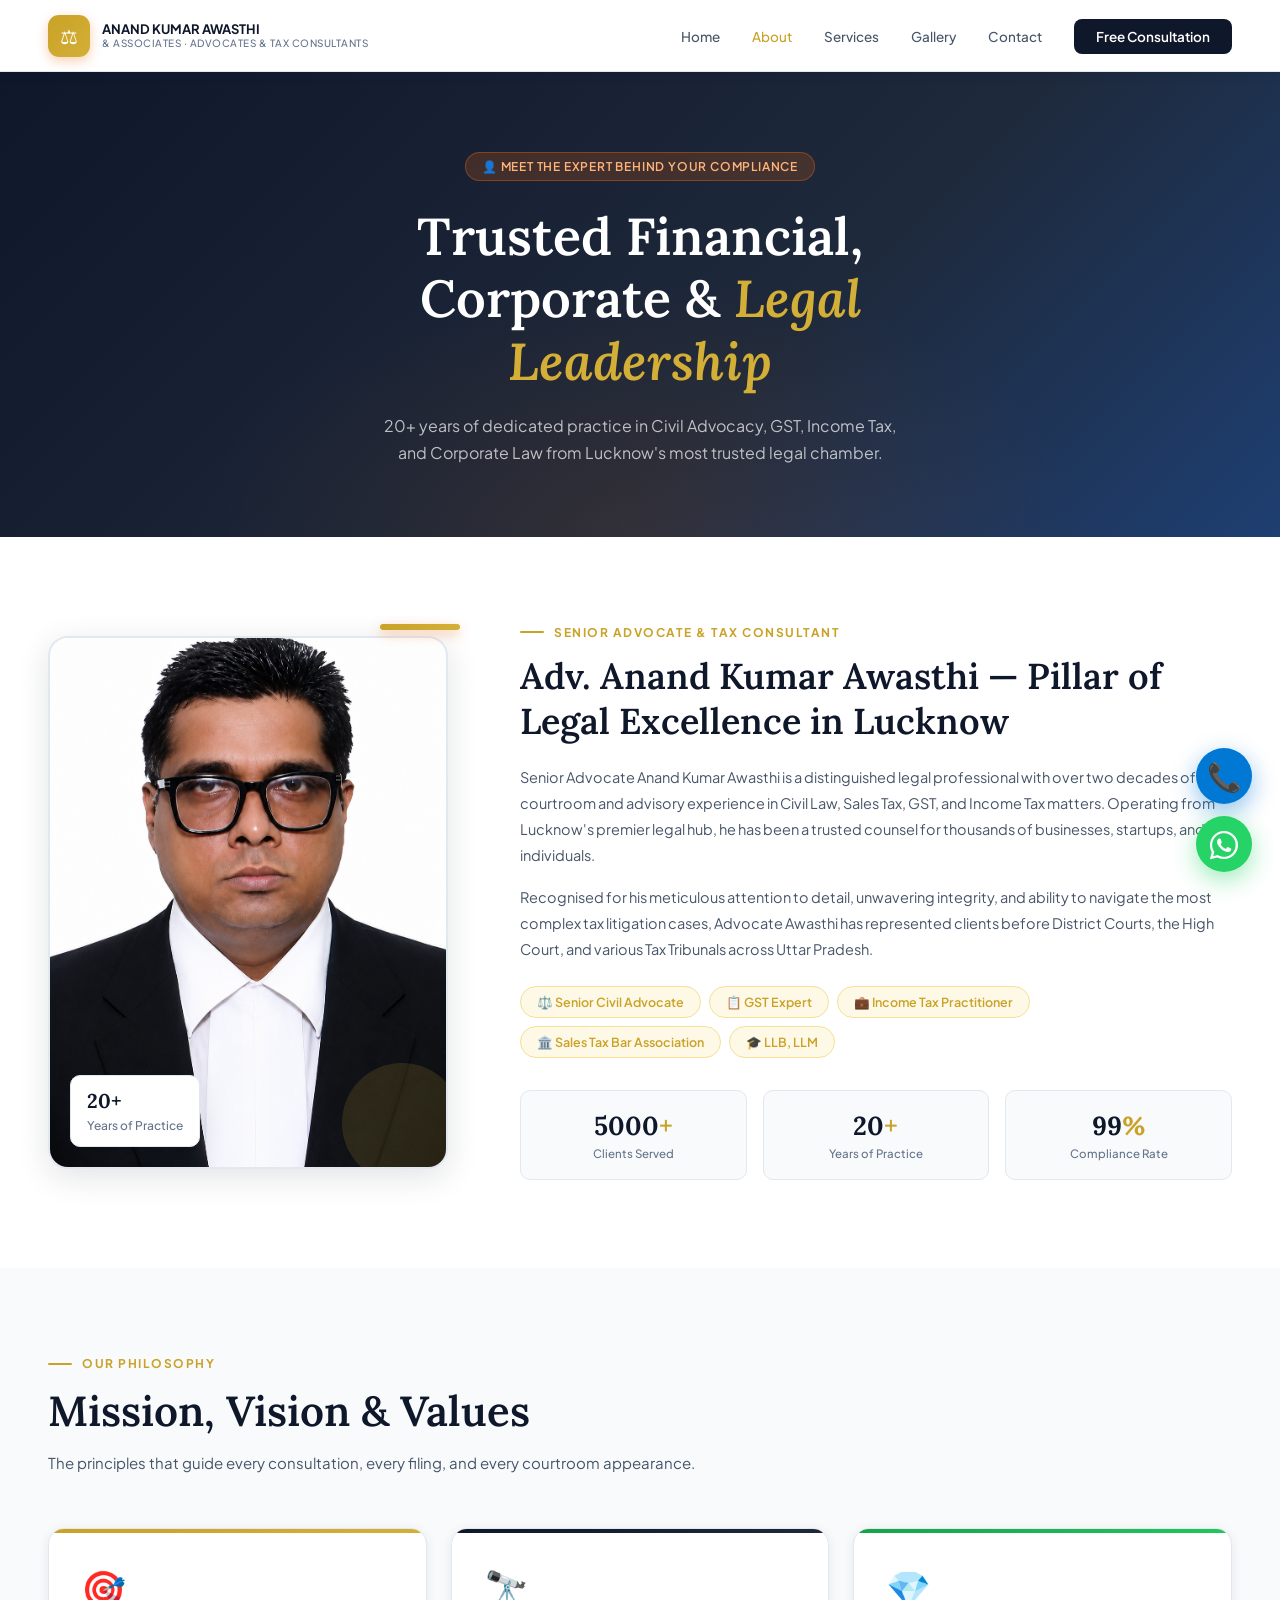
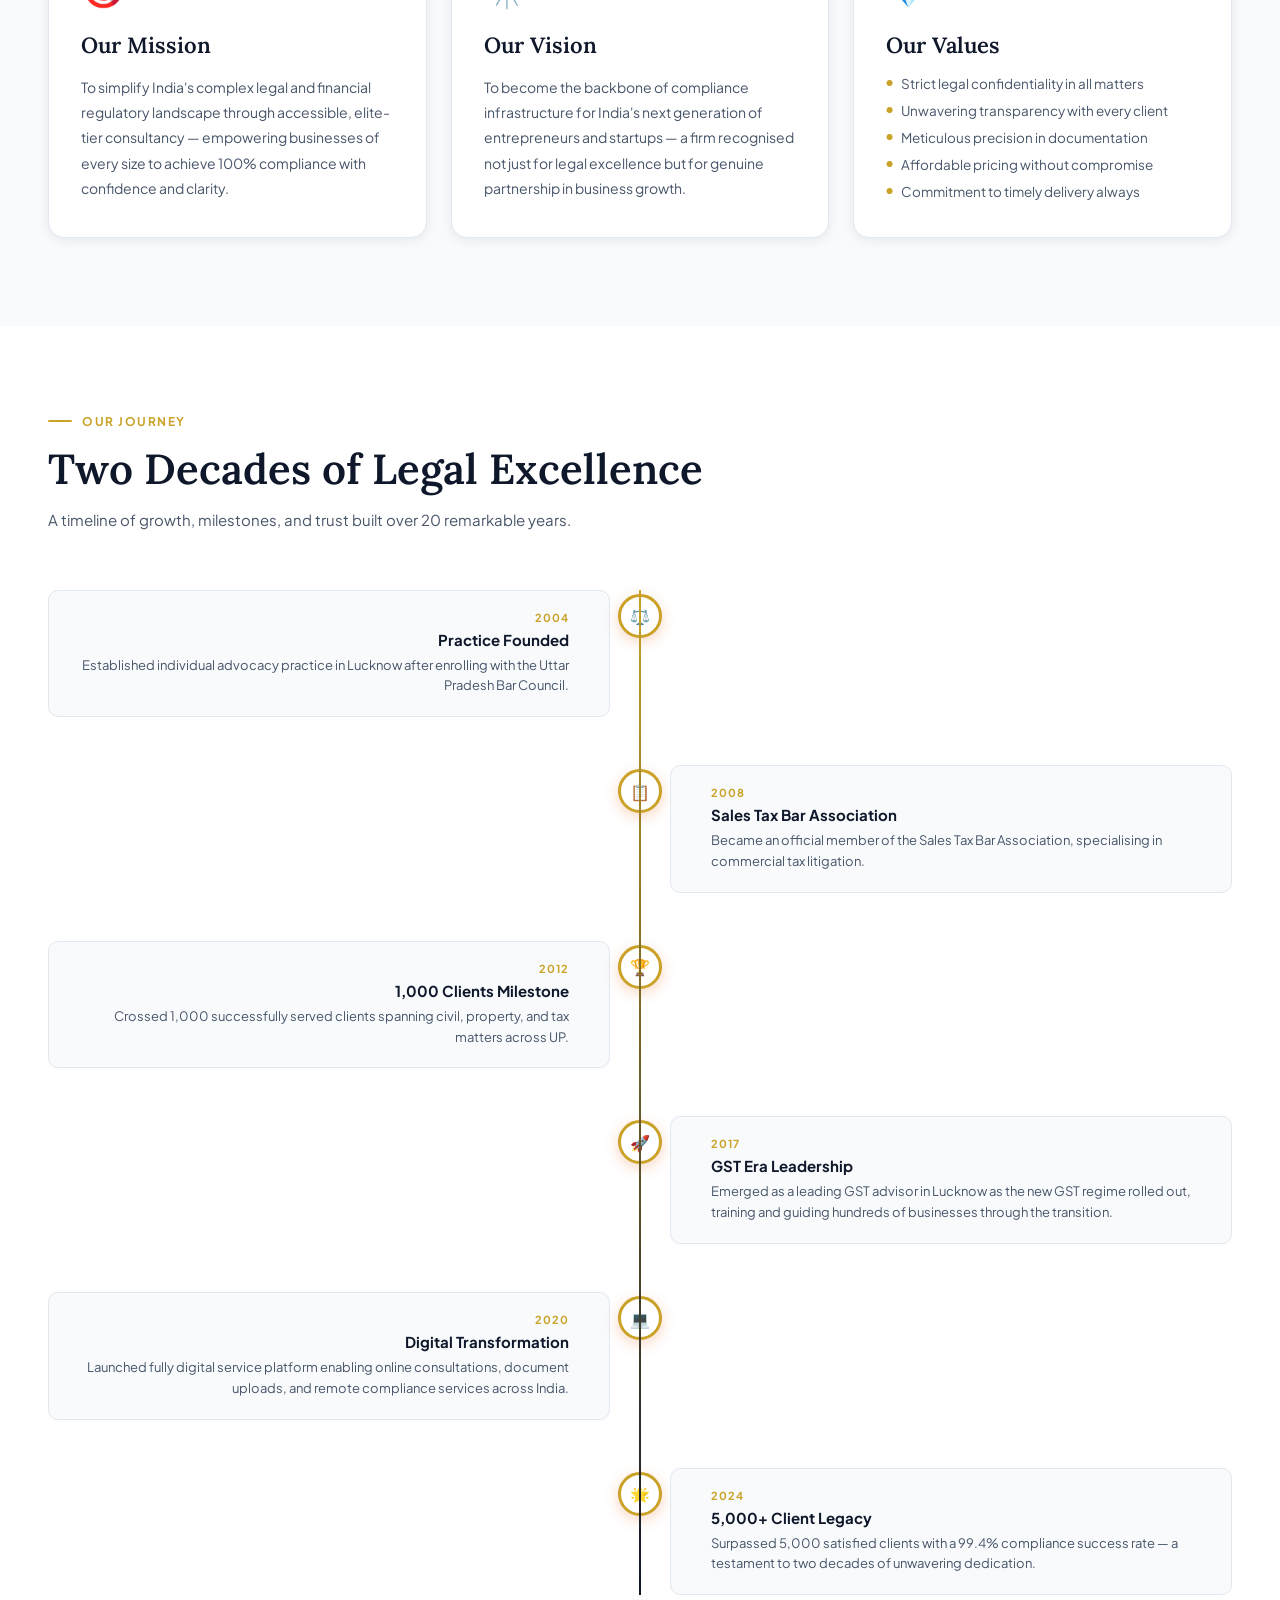
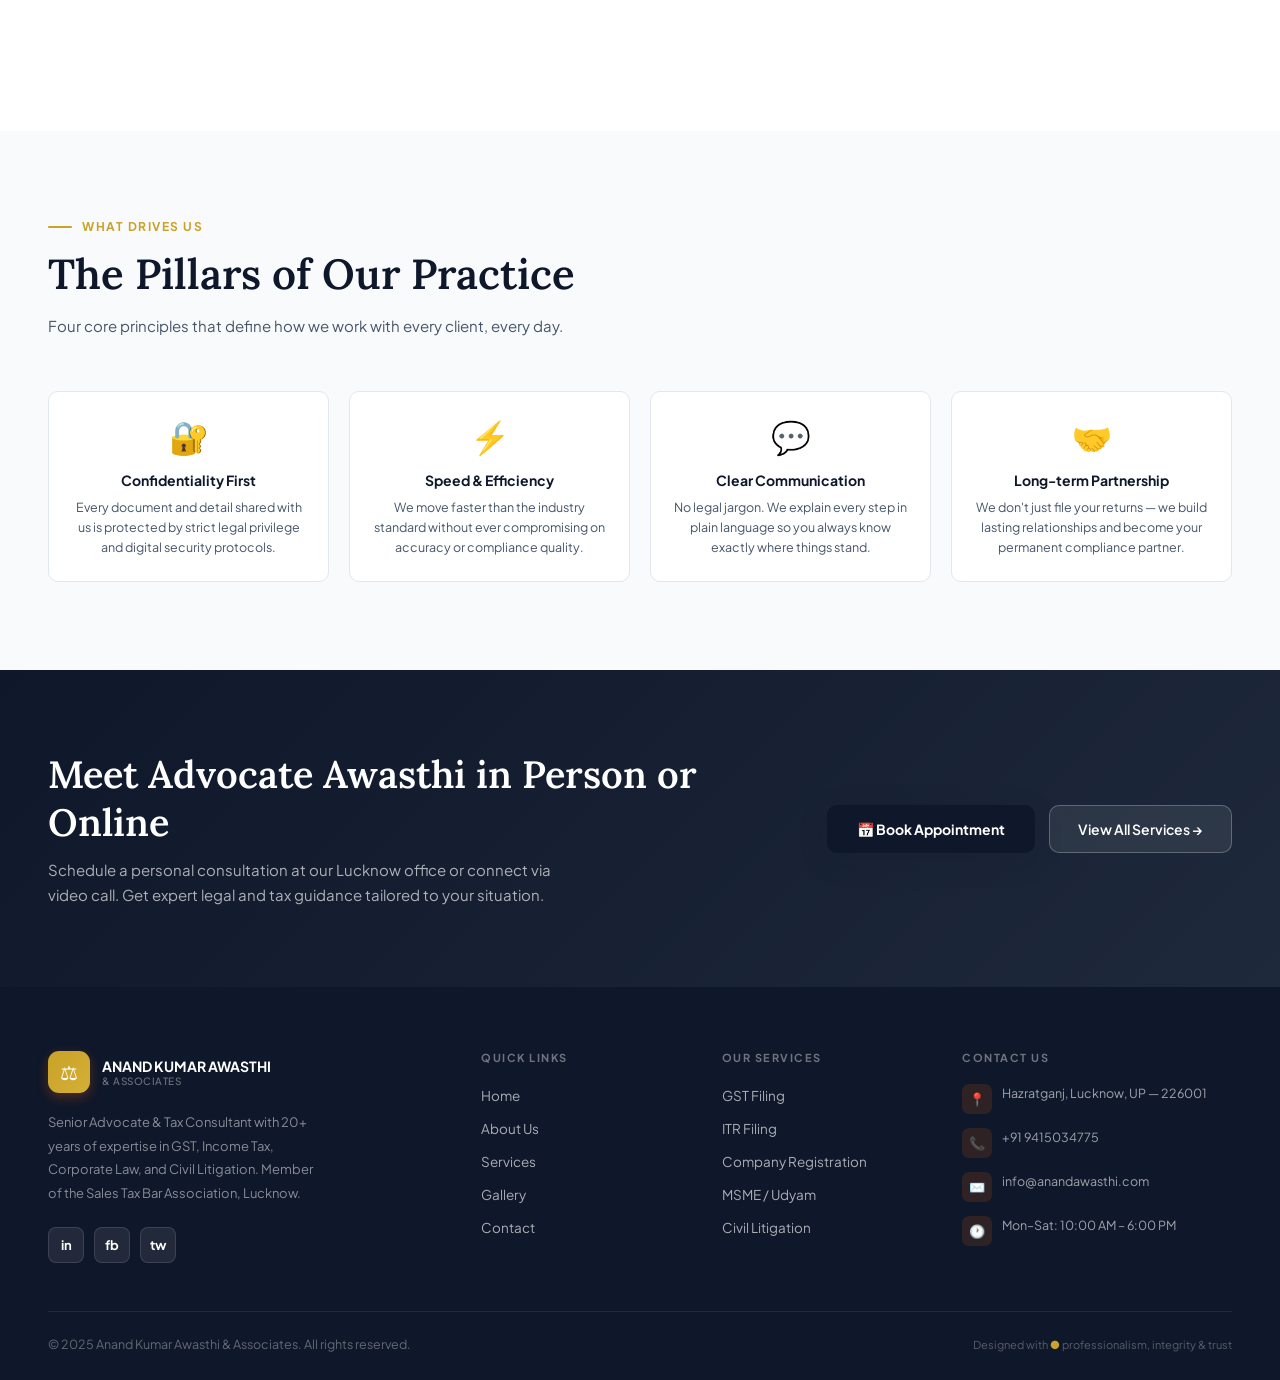
<file: about.html>
<!DOCTYPE html>
<html lang="en">
<head>
<meta charset="UTF-8">
<meta name="viewport" content="width=device-width, initial-scale=1.0">
<title>About Us — Anand Kumar Awasthi & Associates</title>
<link href="https://fonts.googleapis.com/css2?family=Plus+Jakarta+Sans:wght@300;400;500;600;700;800&family=Lora:ital,wght@0,400;0,600;0,700;1,400;1,600&display=swap" rel="stylesheet">
<link rel="stylesheet" href="https://cdn.jsdelivr.net/npm/bootstrap-icons@1.13.1/font/bootstrap-icons.min.css">
<style>
  :root {
    --navy: #0F172A;
    --navy-light: #1E293B;
    --navy-mid: #334155;
    --orange: #C9A227;
    --orange-light: #D4AF37;
    --orange-pale: #FEF9E7;
    --orange-mid: #F5E095;
    --white: #FFFFFF;
    --off-white: #F8FAFC;
    --cream: #F8FAFC;
    --text-dark: #111827;
    --text-mid: #475569;
    --text-light: #64748B;
    --border: #E2E8F0;
    --shadow-sm: 0 2px 12px rgba(15,23,42,0.08);
    --shadow-md: 0 8px 32px rgba(15,23,42,0.12);
    --shadow-lg: 0 20px 60px rgba(15,23,42,0.18);
    --radius: 16px;
    --radius-sm: 10px;
  }
  *, *::before, *::after { box-sizing: border-box; margin: 0; padding: 0; }
  html { scroll-behavior: smooth; }
  body { font-family: 'Plus Jakarta Sans', sans-serif; background: var(--cream); color: var(--text-dark); overflow-x: hidden; }

  nav {
    position: sticky; top: 0; z-index: 200;
    background: rgba(255,255,255,0.96); backdrop-filter: blur(20px);
    border-bottom: 1px solid var(--border);
    padding: 0 48px; display: flex; align-items: center;
    justify-content: space-between; height: 72px; box-shadow: var(--shadow-sm);
  }
  .nav-logo { display: flex; align-items: center; gap: 12px; text-decoration: none; }
  .nav-logo-icon { width: 42px; height: 42px; background: linear-gradient(135deg, var(--orange), var(--orange-light)); border-radius: 11px; display: flex; align-items: center; justify-content: center; font-size: 20px; color: white; box-shadow: 0 4px 12px rgba(232,101,10,0.3); }
  .nav-logo-text { display: flex; flex-direction: column; line-height: 1.2; }
  .nav-logo-text strong { font-size: 13px; font-weight: 700; color: var(--navy); }
  .nav-logo-text span { font-size: 10px; color: var(--text-light); letter-spacing: 0.5px; text-transform: uppercase; font-weight: 500; }
  .nav-links { display: flex; align-items: center; gap: 32px; list-style: none; }
  .nav-links a { text-decoration: none; font-size: 13.5px; font-weight: 500; color: var(--text-mid); transition: color 0.2s; }
  .nav-links a:hover, .nav-links a.active { color: var(--orange); }
  .nav-cta { background: var(--navy); color: white !important; padding: 9px 22px; border-radius: 8px; font-weight: 600 !important; transition: all 0.2s !important; }
  .nav-cta:hover { background: var(--navy-light) !important; transform: translateY(-1px); }

  .page-hero {
    background: linear-gradient(135deg, var(--navy) 0%, var(--navy-light) 60%, #1e3f72 100%);
    padding: 80px 48px 70px; text-align: center; position: relative; overflow: hidden;
  }
  .page-hero::before { content: ''; position: absolute; inset: 0; background: radial-gradient(ellipse 50% 80% at 50% 100%, rgba(232,101,10,0.1), transparent 70%); }
  .hero-badge { display: inline-flex; align-items: center; gap: 6px; background: rgba(232,101,10,0.2); border: 1px solid rgba(232,101,10,0.4); border-radius: 100px; padding: 6px 16px; font-size: 12px; color: #FFB47A; font-weight: 600; letter-spacing: 0.8px; text-transform: uppercase; margin-bottom: 24px; position: relative; z-index: 1; }
  .page-hero h1 { font-family: 'Lora', serif; font-size: clamp(32px,4.5vw,52px); color: white; font-weight: 600; line-height: 1.2; max-width: 680px; margin: 0 auto 20px; position: relative; z-index: 1; }
  .page-hero h1 em { color: var(--orange-light); font-style: italic; }
  .page-hero p { color: rgba(255,255,255,0.7); font-size: 16px; max-width: 540px; margin: 0 auto; line-height: 1.7; position: relative; z-index: 1; }

  /* ADVOCATE SPOTLIGHT */
  .spotlight { background: white; padding: 88px 48px; }
  .spotlight-inner { max-width: 1240px; margin: 0 auto; display: grid; grid-template-columns: 400px 1fr; gap: 72px; align-items: center; }
  .advocate-portrait {
    position: relative;
  }
  .portrait-frame {
    width: 100%; aspect-ratio: 3/4; border-radius: 20px;
    background: linear-gradient(135deg, var(--off-white) 0%, #EDE8E0 100%);
    border: 2px solid var(--border); position: relative; overflow: hidden;
    display: flex; align-items: center; justify-content: center;
    box-shadow: var(--shadow-md);
  }
  .portrait-placeholder {
    display: flex; flex-direction: column; align-items: center;
    justify-content: center; gap: 12px; width: 100%; height: 100%;
  }
  .portrait-placeholder .pp-icon { font-size: 80px; opacity: 0.3; }
  .portrait-placeholder p { font-size: 13px; color: var(--text-mid); font-weight: 500; opacity: 0.3; }
  .portrait-placeholder img { width: 100%; height: 100%; object-fit: cover; opacity: 1; }
  .portrait-accent {
    position: absolute; bottom: -16px; right: -16px;
    width: 120px; height: 120px;
    background: linear-gradient(135deg, var(--orange), var(--orange-light));
    border-radius: 50%; opacity: 0.15;
  }
  .portrait-badge {
    position: absolute; bottom: 20px; left: 20px;
    background: white; border: 1px solid var(--border);
    border-radius: var(--radius-sm); padding: 12px 16px;
    box-shadow: var(--shadow-md);
  }
  .portrait-badge strong { display: block; font-size: 20px; font-weight: 800; color: var(--navy); font-family: 'Lora', serif; }
  .portrait-badge span { font-size: 12px; color: var(--text-light); font-weight: 500; }
  .advocate-bars {
    position: absolute; top: -12px; right: -12px;
    width: 80px; height: 6px; border-radius: 3px;
    background: linear-gradient(90deg, var(--orange), var(--orange-light));
    box-shadow: 0 4px 12px rgba(232,101,10,0.4);
  }

  .advocate-info .section-label { display: flex; align-items: center; gap: 10px; font-size: 12px; font-weight: 700; letter-spacing: 1.5px; text-transform: uppercase; color: var(--orange); margin-bottom: 14px; }
  .advocate-info .section-label::before { content: ''; display: block; width: 24px; height: 2px; background: var(--orange); border-radius: 2px; }
  .advocate-info h2 { font-family: 'Lora', serif; font-size: clamp(26px,3vw,36px); color: var(--navy); font-weight: 600; line-height: 1.25; margin-bottom: 20px; }
  .advocate-info p { color: var(--text-mid); font-size: 14.5px; line-height: 1.8; margin-bottom: 16px; }
  .credential-tags { display: flex; flex-wrap: wrap; gap: 8px; margin: 24px 0; }
  .credential-tag { padding: 7px 16px; background: var(--orange-pale); border: 1px solid var(--orange-mid); border-radius: 100px; font-size: 12.5px; font-weight: 600; color: var(--orange); }
  .credential-stats { display: grid; grid-template-columns: repeat(3,1fr); gap: 16px; margin-top: 32px; }
  .cs-item { background: var(--off-white); border: 1px solid var(--border); border-radius: var(--radius-sm); padding: 18px 20px; text-align: center; transition: all 0.2s; }
  .cs-item:hover { background: var(--navy); border-color: var(--navy); }
  .cs-item:hover .cs-num, .cs-item:hover .cs-label { color: white; }
  .cs-num { font-size: 26px; font-weight: 800; color: var(--navy); font-family: 'Lora', serif; }
  .cs-num span { color: var(--orange); }
  .cs-item:hover .cs-num span { color: var(--orange-light); }
  .cs-label { font-size: 11.5px; color: var(--text-light); font-weight: 500; margin-top: 4px; }

  /* MVV CARDS */
  .mvv-section { background: var(--off-white); padding: 88px 48px; }
  .section-header { max-width: 1240px; margin: 0 auto 52px; }
  .section-label { display: flex; align-items: center; gap: 10px; font-size: 12px; font-weight: 700; letter-spacing: 1.5px; text-transform: uppercase; color: var(--orange); margin-bottom: 14px; }
  .section-label::before { content: ''; display: block; width: 24px; height: 2px; background: var(--orange); border-radius: 2px; }
  .section-title { font-family: 'Lora', serif; font-size: clamp(28px,3.5vw,42px); color: var(--navy); font-weight: 600; line-height: 1.25; margin-bottom: 12px; }
  .section-sub { color: var(--text-mid); font-size: 15px; line-height: 1.75; }
  .mvv-grid { max-width: 1240px; margin: 0 auto; display: grid; grid-template-columns: repeat(3,1fr); gap: 24px; }
  .mvv-card { background: white; border: 1px solid var(--border); border-radius: var(--radius); padding: 36px 32px; box-shadow: var(--shadow-sm); transition: all 0.3s; position: relative; overflow: hidden; }
  .mvv-card::after { content: ''; position: absolute; top: 0; left: 0; right: 0; height: 4px; }
  .mvv-card.mission::after { background: linear-gradient(90deg, var(--orange), var(--orange-light)); }
  .mvv-card.vision::after { background: linear-gradient(90deg, var(--navy), var(--navy-light)); }
  .mvv-card.values::after { background: linear-gradient(90deg, #16a34a, #22c55e); }
  .mvv-card:hover { box-shadow: var(--shadow-md); transform: translateY(-4px); }
  .mvv-icon { font-size: 36px; margin-bottom: 20px; }
  .mvv-card h3 { font-family: 'Lora', serif; font-size: 22px; color: var(--navy); font-weight: 600; margin-bottom: 16px; }
  .mvv-card p { font-size: 14px; color: var(--text-mid); line-height: 1.8; }
  .mvv-list { list-style: none; display: flex; flex-direction: column; gap: 10px; margin-top: 14px; }
  .mvv-list li { font-size: 13.5px; color: var(--text-mid); display: flex; align-items: center; gap: 8px; }
  .mvv-list li::before { content: '●'; color: var(--orange); font-size: 8px; flex-shrink: 0; }

  /* TIMELINE */
  .timeline-section { background: white; padding: 88px 48px; }
  .timeline-inner { max-width: 1240px; margin: 0 auto; }
  .timeline { margin-top: 56px; position: relative; }
  .timeline::before { content: ''; position: absolute; left: 50%; transform: translateX(-50%); top: 0; bottom: 0; width: 2px; background: linear-gradient(to bottom, var(--orange), var(--navy)); }
  .timeline-item { display: grid; grid-template-columns: 1fr 60px 1fr; gap: 0; margin-bottom: 48px; align-items: start; }
  .timeline-item:nth-child(odd) .tl-content { grid-column: 1; text-align: right; padding-right: 40px; }
  .timeline-item:nth-child(odd) .tl-empty { grid-column: 3; }
  .timeline-item:nth-child(even) .tl-content { grid-column: 3; padding-left: 40px; }
  .timeline-item:nth-child(even) .tl-empty { grid-column: 1; }
  .tl-dot { grid-column: 2; display: flex; justify-content: center; align-items: flex-start; padding-top: 4px; }
  .tl-dot-inner { width: 44px; height: 44px; border-radius: 50%; background: white; border: 3px solid var(--orange); display: flex; align-items: center; justify-content: center; font-size: 16px; box-shadow: 0 4px 14px rgba(232,101,10,0.25); }
  .tl-content { background: var(--off-white); border: 1px solid var(--border); border-radius: var(--radius-sm); padding: 20px 24px; transition: all 0.2s; }
  .tl-content:hover { box-shadow: var(--shadow-sm); border-color: rgba(232,101,10,0.2); }
  .tl-year { font-size: 11px; font-weight: 700; color: var(--orange); letter-spacing: 1px; text-transform: uppercase; margin-bottom: 6px; }
  .tl-content h4 { font-size: 15px; font-weight: 700; color: var(--navy); margin-bottom: 6px; }
  .tl-content p { font-size: 13px; color: var(--text-mid); line-height: 1.6; }

  /* TEAM SECTION */
  .team-section { background: var(--cream); padding: 88px 48px; }
  .values-grid { max-width: 1240px; margin: 52px auto 0; display: grid; grid-template-columns: repeat(4,1fr); gap: 20px; }
  .value-card { background: white; border: 1px solid var(--border); border-radius: var(--radius-sm); padding: 24px 20px; text-align: center; transition: all 0.3s; }
  .value-card:hover { box-shadow: var(--shadow-sm); transform: translateY(-3px); border-color: rgba(232,101,10,0.2); }
  .vc-icon { font-size: 32px; margin-bottom: 14px; }
  .value-card h4 { font-size: 14px; font-weight: 700; color: var(--navy); margin-bottom: 8px; }
  .value-card p { font-size: 12.5px; color: var(--text-mid); line-height: 1.6; }

  /* CTA */
  .cta-section { background: linear-gradient(135deg, var(--navy), var(--navy-light)); padding: 80px 48px; }
  .cta-inner { max-width: 1240px; margin: 0 auto; display: flex; align-items: center; justify-content: space-between; gap: 48px; }
  .cta-text h2 { font-family: 'Lora', serif; font-size: clamp(26px,3vw,38px); color: white; font-weight: 600; margin-bottom: 12px; }
  .cta-text p { color: rgba(255,255,255,0.65); font-size: 15px; max-width: 540px; line-height: 1.65; }
  .btn-primary { padding: 14px 30px; background: var(--navy); border: none; border-radius: 10px; font-family: 'Plus Jakarta Sans', sans-serif; font-size: 14px; font-weight: 700; color: white; cursor: pointer; box-shadow: var(--shadow-md); transition: all 0.25s; text-decoration: none; display: inline-flex; align-items: center; gap: 8px; }
  .btn-primary:hover { transform: translateY(-3px); box-shadow: var(--shadow-lg); background: var(--navy-light); }
  .btn-outline { padding: 14px 28px; background: rgba(255,255,255,0.08); border: 1.5px solid rgba(255,255,255,0.25); border-radius: 10px; font-family: 'Plus Jakarta Sans', sans-serif; font-size: 14px; font-weight: 600; color: white; cursor: pointer; transition: all 0.25s; text-decoration: none; display: inline-flex; align-items: center; gap: 8px; }
  .btn-outline:hover { background: rgba(255,255,255,0.15); }
  .cta-btns { display: flex; gap: 14px; flex-shrink: 0; }

  footer { background: var(--navy); color: white; padding: 64px 48px 28px; }
  .footer-grid { display: grid; grid-template-columns: 2fr 1fr 1fr 1.4fr; gap: 48px; max-width: 1240px; margin: 0 auto 48px; }
  .footer-brand p { font-size: 13px; color: rgba(255,255,255,0.5); line-height: 1.8; margin: 18px 0 22px; max-width: 280px; }
  .footer-socials { display: flex; gap: 10px; }
  .social-btn { width: 36px; height: 36px; border-radius: 8px; background: rgba(255,255,255,0.08); border: 1px solid rgba(255,255,255,0.12); display: flex; align-items: center; justify-content: center; font-size: 13px; cursor: pointer; transition: all 0.2s; color: white; text-decoration: none; font-weight: 700; }
  .social-btn:hover { background: var(--orange); border-color: var(--orange); }
  .footer-col h4 { font-size: 11px; font-weight: 700; text-transform: uppercase; letter-spacing: 1.5px; color: rgba(255,255,255,0.4); margin-bottom: 20px; }
  .footer-col ul { list-style: none; display: flex; flex-direction: column; gap: 12px; }
  .footer-col ul li a { font-size: 13.5px; color: rgba(255,255,255,0.65); text-decoration: none; transition: color 0.2s; }
  .footer-col ul li a:hover { color: var(--orange-light); }
  .fci { display: flex; align-items: flex-start; gap: 10px; margin-bottom: 14px; }
  .fci-icon { width: 30px; height: 30px; background: rgba(232,101,10,0.15); border-radius: 7px; display: flex; align-items: center; justify-content: center; font-size: 13px; flex-shrink: 0; }
  .fci-text { font-size: 12.5px; color: rgba(255,255,255,0.6); line-height: 1.5; }
  .footer-bottom { border-top: 1px solid rgba(255,255,255,0.08); padding-top: 24px; max-width: 1240px; margin: 0 auto; display: flex; align-items: center; justify-content: space-between; }
  .footer-bottom p { font-size: 12.5px; color: rgba(255,255,255,0.35); }
  .footer-badge { font-size: 11px; color: rgba(255,255,255,0.3); }
  .footer-badge span { color: var(--orange); }
  .contact-fab-group {
    position: fixed;
    bottom: 28px;
    right: 28px;
    display: flex;
    flex-direction: column;
    gap: 12px;
    z-index: 999;
  }

  .wa-fab,
  .call-fab {
    width: 56px;
    height: 56px;
    border-radius: 50%;
    display: flex;
    align-items: center;
    justify-content: center;
    font-size: 28px;
    text-decoration: none;
    box-shadow: 0 8px 24px rgba(0, 0, 0, 0.25);
    transition: all 0.3s ease;
    border: none;
    cursor: pointer;
  }

  .wa-fab {
    background: #25D366;
    color: white;
    box-shadow: 0 8px 24px rgba(37, 211, 102, 0.45);
    animation: waPulse 2.5s infinite;
  }

  .wa-fab:hover {
    transform: scale(1.15) translateY(-8px);
    box-shadow: 0 12px 32px rgba(37, 211, 102, 0.6);
  }

  .call-fab {
    background: #0078D4;
    color: white;
    box-shadow: 0 8px 24px rgba(0, 120, 212, 0.45);
    animation: callPulse 2.5s infinite 0.3s;
  }

  .call-fab:hover {
    transform: scale(1.15) translateY(-8px);
    box-shadow: 0 12px 32px rgba(0, 120, 212, 0.6);
  }

  @keyframes waPulse {
    0%, 100% { box-shadow: 0 8px 24px rgba(37, 211, 102, 0.45); }
    50% { box-shadow: 0 8px 36px rgba(37, 211, 102, 0.7); }
  }

  @keyframes callPulse {
    0%, 100% { box-shadow: 0 8px 24px rgba(201, 162, 39, 0.45); }
    50% { box-shadow: 0 8px 36px rgba(201, 162, 39, 0.7); }
  }
  ::-webkit-scrollbar { width: 6px; } ::-webkit-scrollbar-thumb { background: rgba(232,101,10,0.3); border-radius: 3px; }
</style>
<link rel="stylesheet" href="style.css">
</head>
<body>

<nav>
  <a href="index.html" class="nav-logo">
    <div class="nav-logo-icon">&#9878;</div>
    <div class="nav-logo-text">
      <strong>ANAND KUMAR AWASTHI</strong>
      <span>& Associates · Advocates & Tax Consultants</span>
    </div>
  </a>
  <input class="nav-check" type="checkbox" id="nav-toggle" aria-label="Open navigation menu">
  <label class="nav-toggle" for="nav-toggle">
    <span></span>
    <span></span>
    <span></span>
  </label>
  <ul class="nav-links">
    <li><a href="index.html">Home</a></li>
    <li><a href="about.html" class="active">About</a></li>
    <li><a href="services.html">Services</a></li>
    <li><a href="gallery.html">Gallery</a></li>
    <li><a href="contact.html">Contact</a></li>
    <li><a href="contact.html" class="nav-cta">Free Consultation</a></li>
  </ul>
</nav>

<div class="page-hero">
  <div class="hero-badge">👤 Meet the Expert Behind Your Compliance</div>
  <h1>Trusted Financial, Corporate & <em>Legal Leadership</em></h1>
  <p>20+ years of dedicated practice in Civil Advocacy, GST, Income Tax, and Corporate Law from Lucknow's most trusted legal chamber.</p>
</div>

<!-- ADVOCATE SPOTLIGHT -->
<section class="spotlight">
  <div class="spotlight-inner">
    <div class="advocate-portrait">
      <div class="portrait-frame">
        <div class="portrait-placeholder">
          
          <img src="./images/anand kumar awasthi.png" alt="">
        </div>
        <div class="portrait-accent"></div>
        <div class="portrait-badge">
          <strong>20+</strong>
          <span>Years of Practice</span>
        </div>
      </div>
      <div class="advocate-bars"></div>
    </div>
    <div class="advocate-info">
      <div class="section-label">Senior Advocate & Tax Consultant</div>
      <h2>Adv. Anand Kumar Awasthi — Pillar of Legal Excellence in Lucknow</h2>
      <p>Senior Advocate Anand Kumar Awasthi is a distinguished legal professional with over two decades of courtroom and advisory experience in Civil Law, Sales Tax, GST, and Income Tax matters. Operating from Lucknow's premier legal hub, he has been a trusted counsel for thousands of businesses, startups, and individuals.</p>
      <p>Recognised for his meticulous attention to detail, unwavering integrity, and ability to navigate the most complex tax litigation cases, Advocate Awasthi has represented clients before District Courts, the High Court, and various Tax Tribunals across Uttar Pradesh.</p>
      <div class="credential-tags">
        <span class="credential-tag">⚖️ Senior Civil Advocate</span>
        <span class="credential-tag">📋 GST Expert</span>
        <span class="credential-tag">💼 Income Tax Practitioner</span>
        <span class="credential-tag">🏛️ Sales Tax Bar Association</span>
        <span class="credential-tag">🎓 LLB, LLM</span>
      </div>
      <div class="credential-stats">
        <div class="cs-item">
          <div class="cs-num">5000<span>+</span></div>
          <div class="cs-label">Clients Served</div>
        </div>
        <div class="cs-item">
          <div class="cs-num">20<span>+</span></div>
          <div class="cs-label">Years of Practice</div>
        </div>
        <div class="cs-item">
          <div class="cs-num">99<span>%</span></div>
          <div class="cs-label">Compliance Rate</div>
        </div>
      </div>
    </div>
  </div>
</section>

<!-- MISSION VISION VALUES -->
<section class="mvv-section">
  <div class="section-header">
    <div class="section-label">Our Philosophy</div>
    <h2 class="section-title">Mission, Vision & Values</h2>
    <p class="section-sub">The principles that guide every consultation, every filing, and every courtroom appearance.</p>
  </div>
  <div class="mvv-grid">
    <div class="mvv-card mission">
      <div class="mvv-icon">🎯</div>
      <h3>Our Mission</h3>
      <p>To simplify India's complex legal and financial regulatory landscape through accessible, elite-tier consultancy — empowering businesses of every size to achieve 100% compliance with confidence and clarity.</p>
    </div>
    <div class="mvv-card vision">
      <div class="mvv-icon">🔭</div>
      <h3>Our Vision</h3>
      <p>To become the backbone of compliance infrastructure for India's next generation of entrepreneurs and startups — a firm recognised not just for legal excellence but for genuine partnership in business growth.</p>
    </div>
    <div class="mvv-card values">
      <div class="mvv-icon">💎</div>
      <h3>Our Values</h3>
      <ul class="mvv-list">
        <li>Strict legal confidentiality in all matters</li>
        <li>Unwavering transparency with every client</li>
        <li>Meticulous precision in documentation</li>
        <li>Affordable pricing without compromise</li>
        <li>Commitment to timely delivery always</li>
      </ul>
    </div>
  </div>
</section>

<!-- FIRM TIMELINE -->
<section class="timeline-section">
  <div class="timeline-inner">
    <div class="section-label">Our Journey</div>
    <h2 class="section-title">Two Decades of Legal Excellence</h2>
    <p class="section-sub">A timeline of growth, milestones, and trust built over 20 remarkable years.</p>
    <div class="timeline">
      <div class="timeline-item">
        <div class="tl-content">
          <div class="tl-year">2004</div>
          <h4>Practice Founded</h4>
          <p>Established individual advocacy practice in Lucknow after enrolling with the Uttar Pradesh Bar Council.</p>
        </div>
        <div class="tl-dot"><div class="tl-dot-inner">⚖️</div></div>
        <div class="tl-empty"></div>
      </div>
      <div class="timeline-item">
        <div class="tl-empty"></div>
        <div class="tl-dot"><div class="tl-dot-inner">📋</div></div>
        <div class="tl-content">
          <div class="tl-year">2008</div>
          <h4>Sales Tax Bar Association</h4>
          <p>Became an official member of the Sales Tax Bar Association, specialising in commercial tax litigation.</p>
        </div>
      </div>
      <div class="timeline-item">
        <div class="tl-content">
          <div class="tl-year">2012</div>
          <h4>1,000 Clients Milestone</h4>
          <p>Crossed 1,000 successfully served clients spanning civil, property, and tax matters across UP.</p>
        </div>
        <div class="tl-dot"><div class="tl-dot-inner">🏆</div></div>
        <div class="tl-empty"></div>
      </div>
      <div class="timeline-item">
        <div class="tl-empty"></div>
        <div class="tl-dot"><div class="tl-dot-inner">🚀</div></div>
        <div class="tl-content">
          <div class="tl-year">2017</div>
          <h4>GST Era Leadership</h4>
          <p>Emerged as a leading GST advisor in Lucknow as the new GST regime rolled out, training and guiding hundreds of businesses through the transition.</p>
        </div>
      </div>
      <div class="timeline-item">
        <div class="tl-content">
          <div class="tl-year">2020</div>
          <h4>Digital Transformation</h4>
          <p>Launched fully digital service platform enabling online consultations, document uploads, and remote compliance services across India.</p>
        </div>
        <div class="tl-dot"><div class="tl-dot-inner">💻</div></div>
        <div class="tl-empty"></div>
      </div>
      <div class="timeline-item">
        <div class="tl-empty"></div>
        <div class="tl-dot"><div class="tl-dot-inner">🌟</div></div>
        <div class="tl-content">
          <div class="tl-year">2024</div>
          <h4>5,000+ Client Legacy</h4>
          <p>Surpassed 5,000 satisfied clients with a 99.4% compliance success rate — a testament to two decades of unwavering dedication.</p>
        </div>
      </div>
    </div>
  </div>
</section>

<!-- CORE VALUES -->
<section class="team-section">
  <div class="section-inner" style="max-width:1240px;margin:0 auto;">
    <div class="section-label">What Drives Us</div>
    <h2 class="section-title">The Pillars of Our Practice</h2>
    <p class="section-sub">Four core principles that define how we work with every client, every day.</p>
  </div>
  <div class="values-grid">
    <div class="value-card">
      <div class="vc-icon">🔐</div>
      <h4>Confidentiality First</h4>
      <p>Every document and detail shared with us is protected by strict legal privilege and digital security protocols.</p>
    </div>
    <div class="value-card">
      <div class="vc-icon">⚡</div>
      <h4>Speed & Efficiency</h4>
      <p>We move faster than the industry standard without ever compromising on accuracy or compliance quality.</p>
    </div>
    <div class="value-card">
      <div class="vc-icon">💬</div>
      <h4>Clear Communication</h4>
      <p>No legal jargon. We explain every step in plain language so you always know exactly where things stand.</p>
    </div>
    <div class="value-card">
      <div class="vc-icon">🤝</div>
      <h4>Long-term Partnership</h4>
      <p>We don't just file your returns — we build lasting relationships and become your permanent compliance partner.</p>
    </div>
  </div>
</section>

<!-- CTA -->
<section class="cta-section">
  <div class="cta-inner">
    <div class="cta-text">
      <h2>Meet Advocate Awasthi in Person or Online</h2>
      <p>Schedule a personal consultation at our Lucknow office or connect via video call. Get expert legal and tax guidance tailored to your situation.</p>
    </div>
    <div class="cta-btns">
      <a href="contact.html" class="btn-primary">📅 Book Appointment</a>
      <a href="services.html" class="btn-outline">View All Services →</a>
    </div>
  </div>
</section>

<!-- FOOTER -->
<footer>
  <div class="footer-grid">
    <div class="footer-brand">
      <a href="index.html" class="nav-logo" style="display:flex;align-items:center;gap:12px;text-decoration:none;">
        <div class="nav-logo-icon">⚖</div>
        <div class="nav-logo-text"><strong style="color:white;font-size:14px;">ANAND KUMAR AWASTHI</strong><span style="color:rgba(255,255,255,0.4);">& Associates</span></div>
      </a>
      <p>Senior Advocate & Tax Consultant with 20+ years of expertise in GST, Income Tax, Corporate Law, and Civil Litigation. Member of the Sales Tax Bar Association, Lucknow.</p>
      <div class="footer-socials"><a class="social-btn" href="#">in</a><a class="social-btn" href="#">fb</a><a class="social-btn" href="#">tw</a></div>
    </div>
    <div class="footer-col"><h4>Quick Links</h4><ul><li><a href="index.html">Home</a></li><li><a href="about.html">About Us</a></li><li><a href="services.html">Services</a></li><li><a href="gallery.html">Gallery</a></li><li><a href="contact.html">Contact</a></li></ul></div>
    <div class="footer-col"><h4>Our Services</h4><ul><li><a href="services.html">GST Filing</a></li><li><a href="services.html">ITR Filing</a></li><li><a href="services.html">Company Registration</a></li><li><a href="services.html">MSME / Udyam</a></li><li><a href="services.html">Civil Litigation</a></li></ul></div>
    <div class="footer-col"><h4>Contact Us</h4>
      <div class="fci"><div class="fci-icon">📍</div><div class="fci-text">Hazratganj, Lucknow, UP — 226001</div></div>
      <div class="fci"><div class="fci-icon">📞</div><div class="fci-text">+91 9415034775</div></div>
      <div class="fci"><div class="fci-icon">✉️</div><div class="fci-text">info@anandawasthi.com</div></div>
      <div class="fci"><div class="fci-icon">🕐</div><div class="fci-text">Mon–Sat: 10:00 AM – 6:00 PM</div></div>
    </div>
  </div>
  <div class="footer-bottom">
    <p>© 2025 Anand Kumar Awasthi & Associates. All rights reserved.</p>
    <div class="footer-badge">Designed with <span>●</span> professionalism, integrity & trust</div>
  </div>
</footer>
<div class="contact-fab-group">
  <a href="tel:+919415034775" class="call-fab" title="Call Us">📞</a>
  <a href="https://wa.me/919415034775?utm_source=chatgpt.com" class="wa-fab" title="WhatsApp Us"><i class="bi bi-whatsapp"></i></a>
</div>
</body>
</html>
</file>
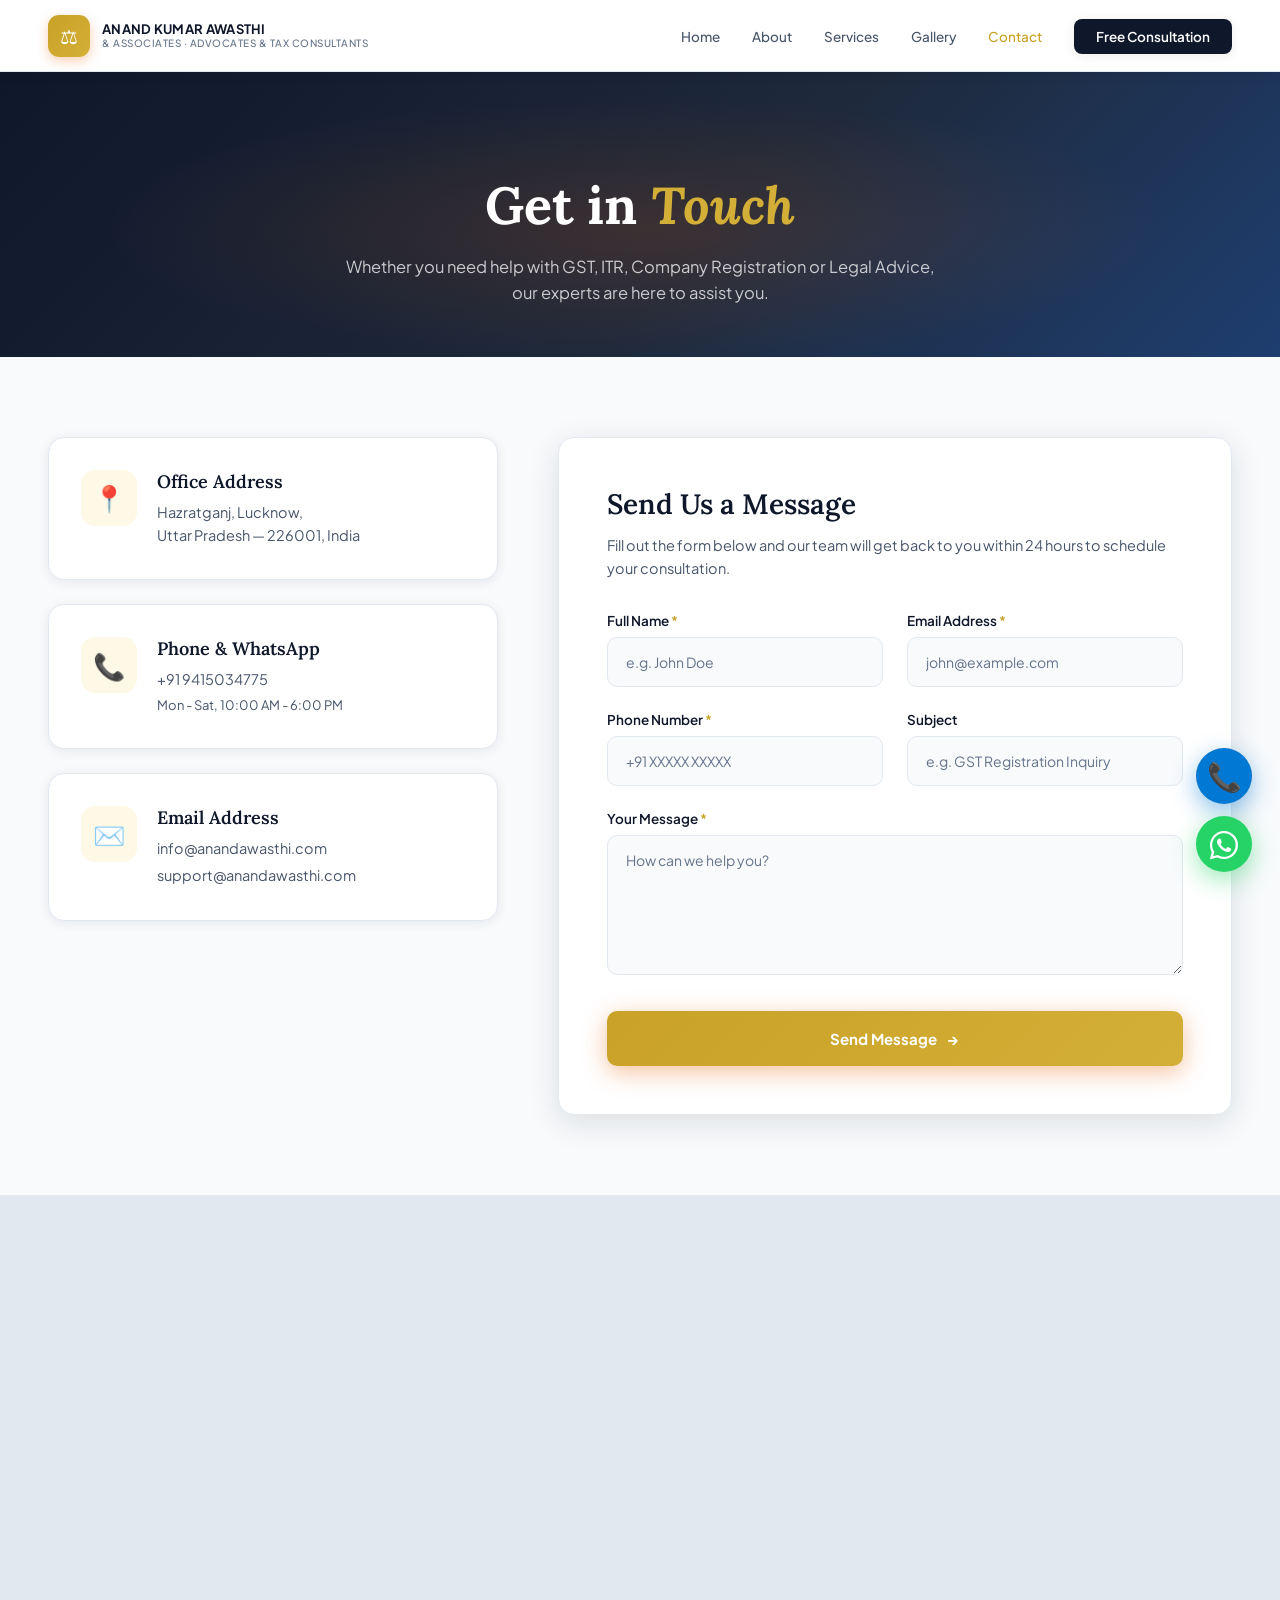
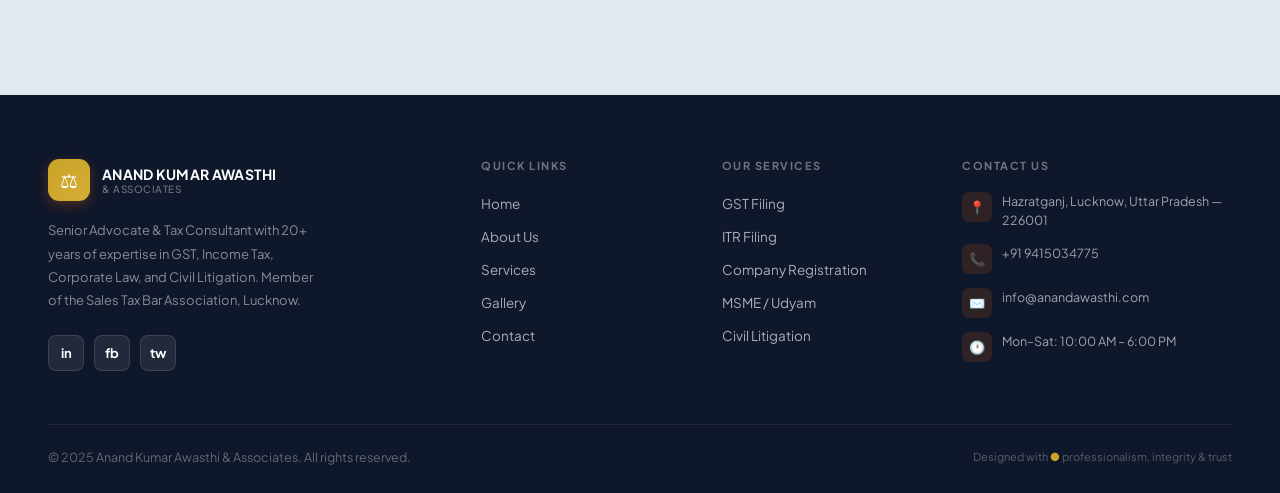
<file: contact.html>
<!DOCTYPE html>
<html lang="en">
<head>
<meta charset="UTF-8">
<meta name="viewport" content="width=device-width, initial-scale=1.0">
<title>Contact Us — Anand Kumar Awasthi & Associates</title>
<link rel="stylesheet" href="https://cdn.jsdelivr.net/npm/bootstrap-icons@1.13.1/font/bootstrap-icons.min.css">
<link href="https://fonts.googleapis.com/css2?family=Plus+Jakarta+Sans:wght@300;400;500;600;700;800&family=Lora:ital,wght@0,400;0,600;0,700;1,400;1,600&display=swap" rel="stylesheet">
<style>
  :root {
    --navy: #0F172A;
    --navy-light: #1E293B;
    --navy-mid: #334155;
    --orange: #C9A227;
    --orange-light: #D4AF37;
    --orange-pale: #FEF9E7;
    --orange-mid: #F5E095;
    --white: #FFFFFF;
    --off-white: #F8FAFC;
    --cream: #F8FAFC;
    --text-dark: #111827;
    --text-mid: #475569;
    --text-light: #64748B;
    --border: #E2E8F0;
    --shadow-sm: 0 2px 12px rgba(15,23,42,0.08);
    --shadow-md: 0 8px 32px rgba(15,23,42,0.12);
    --shadow-lg: 0 20px 60px rgba(15,23,42,0.18);
    --radius: 16px;
    --radius-sm: 10px;
  }
  *, *::before, *::after { box-sizing: border-box; margin: 0; padding: 0; }
  html { scroll-behavior: smooth; }
  body { font-family: 'Plus Jakarta Sans', sans-serif; background: var(--cream); color: var(--text-dark); overflow-x: hidden; }

  /* NAV */
  nav {
    position: sticky; top: 0; z-index: 200;
    background: rgba(255,255,255,0.96); backdrop-filter: blur(20px);
    border-bottom: 1px solid var(--border);
    padding: 0 48px; display: flex; align-items: center;
    justify-content: space-between; height: 72px;
    box-shadow: var(--shadow-sm);
    animation: slideDown 0.6s ease;
  }
  @keyframes slideDown { from { transform: translateY(-100%); opacity: 0; } to { transform: translateY(0); opacity: 1; } }
  .nav-logo { display: flex; align-items: center; gap: 12px; text-decoration: none; }
  .nav-logo-icon {
    width: 42px; height: 42px;
    background: linear-gradient(135deg, var(--orange), var(--orange-light));
    border-radius: 11px; display: flex; align-items: center;
    justify-content: center; font-size: 20px; color: white;
    box-shadow: 0 4px 12px rgba(232,101,10,0.3);
  }
  .nav-logo-text { display: flex; flex-direction: column; line-height: 1.2; }
  .nav-logo-text strong { font-size: 13px; font-weight: 700; color: var(--navy); letter-spacing: 0.3px; }
  .nav-logo-text span { font-size: 10px; color: var(--text-light); letter-spacing: 0.5px; text-transform: uppercase; font-weight: 500; }
  .nav-links { display: flex; align-items: center; gap: 32px; list-style: none; }
  .nav-links a { text-decoration: none; font-size: 13.5px; font-weight: 500; color: var(--text-mid); transition: color 0.2s; }
  .nav-links a:hover, .nav-links a.active { color: var(--orange); }
  .nav-cta {
    background: var(--navy); color: white !important;
    padding: 9px 22px; border-radius: 8px; font-weight: 600 !important;
    transition: all 0.2s !important; box-shadow: var(--shadow-sm);
  }
  .nav-cta:hover { background: var(--navy-light) !important; transform: translateY(-1px); }

  /* CONTACT HERO */
  .contact-hero {
    background: linear-gradient(135deg, var(--navy) 0%, var(--navy-light) 55%, #1e3f72 100%);
    padding: 100px 48px 80px; text-align: center; color: white;
    position: relative; overflow: hidden;
  }
  .contact-hero::before {
    content: ''; position: absolute; inset: 0;
    background: radial-gradient(ellipse 60% 60% at 50% 50%, rgba(232,101,10,0.15) 0%, transparent 70%);
  }
  .contact-hero h1 { font-family: 'Lora', serif; font-size: clamp(36px, 4.5vw, 52px); font-weight: 700; margin-bottom: 16px; animation: fadeUp 0.6s ease both; position: relative; z-index: 2; }
  .contact-hero h1 em { color: var(--orange-light); font-style: italic; }
  .contact-hero p { font-size: 16.5px; color: rgba(255,255,255,0.75); max-width: 600px; margin: 0 auto; line-height: 1.6; animation: fadeUp 0.6s 0.15s ease both; position: relative; z-index: 2; }

  @keyframes fadeUp { from { opacity: 0; transform: translateY(28px); } to { opacity: 1; transform: translateY(0); } }

  /* CONTACT SECTION */
  .contact-section { padding: 80px 48px; background: var(--cream); position: relative; z-index: 10; margin-top: -30px; }
  .contact-inner { max-width: 1200px; margin: 0 auto; display: grid; grid-template-columns: 1fr 1.5fr; gap: 60px; }
  
  /* INFO CARDS */
  .contact-info { display: flex; flex-direction: column; gap: 24px; animation: fadeUp 0.6s 0.2s ease both; }
  .info-card {
    background: white; border: 1px solid var(--border); border-radius: var(--radius);
    padding: 32px; display: flex; align-items: flex-start; gap: 20px;
    box-shadow: var(--shadow-sm); transition: transform 0.3s, box-shadow 0.3s;
  }
  .info-card:hover { transform: translateY(-4px); box-shadow: var(--shadow-md); border-color: rgba(232,101,10,0.2); }
  .info-icon {
    width: 56px; height: 56px; border-radius: 14px;
    background: var(--orange-pale); color: var(--orange);
    display: flex; align-items: center; justify-content: center; font-size: 26px; flex-shrink: 0;
    transition: background 0.3s, color 0.3s;
  }
  .info-card:hover .info-icon { background: linear-gradient(135deg, var(--orange), var(--orange-light)); color: white; }
  .info-details h3 { font-size: 18px; color: var(--navy); margin-bottom: 8px; font-family: 'Lora', serif; font-weight: 600; }
  .info-details p, .info-details a { font-size: 14.5px; color: var(--text-mid); line-height: 1.6; text-decoration: none; transition: color 0.2s; display: block; }
  .info-details a:hover { color: var(--orange); }
  
  /* CONTACT FORM */
  .contact-form-wrap {
    background: white; border: 1px solid var(--border); border-radius: var(--radius);
    padding: 48px; box-shadow: var(--shadow-md); animation: fadeUp 0.6s 0.3s ease both;
  }
  .contact-form-wrap h2 { font-family: 'Lora', serif; font-size: 28px; color: var(--navy); margin-bottom: 12px; font-weight: 600; }
  .contact-form-wrap p { font-size: 14.5px; color: var(--text-mid); margin-bottom: 32px; line-height: 1.6; }
  .form-grid { display: grid; grid-template-columns: 1fr 1fr; gap: 24px; }
  .form-group { display: flex; flex-direction: column; gap: 8px; }
  .form-group.full { grid-column: 1 / -1; }
  .form-label { font-size: 13.5px; font-weight: 600; color: var(--navy); }
  .form-label span { color: var(--orange); }
  .form-input, .form-textarea {
    width: 100%; padding: 15px 18px; border: 1.5px solid var(--border);
    border-radius: 10px; font-family: 'Plus Jakarta Sans', sans-serif;
    font-size: 14px; color: var(--text-dark); background: var(--off-white);
    transition: all 0.3s; outline: none;
  }
  .form-input::placeholder, .form-textarea::placeholder { color: var(--text-light); }
  .form-input:focus, .form-textarea:focus { border-color: var(--orange); background: white; box-shadow: 0 0 0 4px rgba(232,101,10,0.1); }
  .form-textarea { resize: vertical; min-height: 140px; }
  .btn-submit {
    margin-top: 12px; width: 100%; padding: 18px;
    background: linear-gradient(135deg, var(--orange), var(--orange-light));
    border: none; border-radius: 10px; font-family: 'Plus Jakarta Sans', sans-serif;
    font-size: 15px; font-weight: 700; color: white; cursor: pointer;
    box-shadow: 0 6px 24px rgba(232,101,10,0.4); transition: all 0.25s;
    display: flex; align-items: center; justify-content: center; gap: 10px;
  }
  .btn-submit:hover { transform: translateY(-3px); box-shadow: 0 12px 32px rgba(232,101,10,0.5); }
  
  /* MAP */
  .map-section { line-height: 0; background: var(--border); }
  .map-section iframe { width: 100%; height: 500px; border: none; filter: grayscale(20%); }

  /* FOOTER */
  footer { background: var(--navy); color: white; padding: 64px 48px 28px; }
  .footer-grid { display: grid; grid-template-columns: 2fr 1fr 1fr 1.4fr; gap: 48px; max-width: 1240px; margin: 0 auto 48px; }
  .footer-brand p { font-size: 13px; color: rgba(255,255,255,0.5); line-height: 1.8; margin: 18px 0 22px; max-width: 280px; }
  .footer-socials { display: flex; gap: 10px; }
  .social-btn {
    width: 36px; height: 36px; border-radius: 8px;
    background: rgba(255,255,255,0.08); border: 1px solid rgba(255,255,255,0.12);
    display: flex; align-items: center; justify-content: center;
    font-size: 13px; cursor: pointer; transition: all 0.2s; color: white; text-decoration: none; font-weight: 700;
  }
  .social-btn:hover { background: var(--orange); border-color: var(--orange); }
  .footer-col h4 { font-size: 11px; font-weight: 700; text-transform: uppercase; letter-spacing: 1.5px; color: rgba(255,255,255,0.4); margin-bottom: 20px; }
  .footer-col ul { list-style: none; display: flex; flex-direction: column; gap: 12px; }
  .footer-col ul li a { font-size: 13.5px; color: rgba(255,255,255,0.65); text-decoration: none; transition: color 0.2s; }
  .footer-col ul li a:hover { color: var(--orange-light); }
  .fci { display: flex; align-items: flex-start; gap: 10px; margin-bottom: 14px; }
  .fci-icon { width: 30px; height: 30px; background: rgba(232,101,10,0.15); border-radius: 7px; display: flex; align-items: center; justify-content: center; font-size: 13px; flex-shrink: 0; }
  .fci-text { font-size: 12.5px; color: rgba(255,255,255,0.6); line-height: 1.5; }
  .footer-bottom { border-top: 1px solid rgba(255,255,255,0.08); padding-top: 24px; max-width: 1240px; margin: 0 auto; display: flex; align-items: center; justify-content: space-between; }
  .footer-bottom p { font-size: 12.5px; color: rgba(255,255,255,0.35); }
  .footer-badge { font-size: 11px; color: rgba(255,255,255,0.3); }
  .footer-badge span { color: var(--orange); }

  /* Contact FABs */
  .contact-fab-group {
    position: fixed;
    bottom: 28px;
    right: 28px;
    display: flex;
    flex-direction: column;
    gap: 12px;
    z-index: 999;
  }

  .wa-fab,
  .call-fab {
    width: 56px;
    height: 56px;
    border-radius: 50%;
    display: flex;
    align-items: center;
    justify-content: center;
    font-size: 28px;
    text-decoration: none;
    box-shadow: 0 8px 24px rgba(0, 0, 0, 0.25);
    transition: all 0.3s ease;
    border: none;
    cursor: pointer;
  }

  .wa-fab {
    background: #25D366;
    color: white;
    box-shadow: 0 8px 24px rgba(37, 211, 102, 0.45);
    animation: waPulse 2.5s infinite;
  }

  .wa-fab:hover {
    transform: scale(1.15) translateY(-8px);
    box-shadow: 0 12px 32px rgba(37, 211, 102, 0.6);
  }

  .call-fab {
    background: #0078D4;
    color: white;
    box-shadow: 0 8px 24px rgba(0, 120, 212, 0.45);
    animation: callPulse 2.5s infinite 0.3s;
  }

  .call-fab:hover {
    transform: scale(1.15) translateY(-8px);
    box-shadow: 0 12px 32px rgba(0, 120, 212, 0.6);
  }

  @keyframes waPulse { 0%,100% { box-shadow: 0 8px 24px rgba(37,211,102,0.45); } 50% { box-shadow: 0 8px 36px rgba(37,211,102,0.7); } }
  @keyframes callPulse { 0%, 100% { box-shadow: 0 8px 24px rgba(201, 162, 39, 0.45); } 50% { box-shadow: 0 8px 36px rgba(201, 162, 39, 0.7); } }

  ::-webkit-scrollbar { width: 6px; }
  ::-webkit-scrollbar-track { background: transparent; }
  ::-webkit-scrollbar-thumb { background: rgba(232,101,10,0.3); border-radius: 3px; }

  @media (max-width: 992px) {
    .contact-inner { grid-template-columns: 1fr; }
    .footer-grid { grid-template-columns: 1fr 1fr; }
  }
  @media (max-width: 768px) {
    .form-grid { grid-template-columns: 1fr; }
    nav { padding: 0 24px; }
    .nav-links { display: none; }
    .footer-grid { grid-template-columns: 1fr; }
  }
</style>
<link rel="stylesheet" href="style.css">
</head>
<body>

<!-- NAV -->
<nav>
  <a href="index.html" class="nav-logo">
    <div class="nav-logo-icon">&#9878;</div>
    <div class="nav-logo-text">
      <strong>ANAND KUMAR AWASTHI</strong>
      <span>& Associates · Advocates & Tax Consultants</span>
    </div>
  </a>
  <input class="nav-check" type="checkbox" id="nav-toggle" aria-label="Open navigation menu">
  <label class="nav-toggle" for="nav-toggle">
    <span></span>
    <span></span>
    <span></span>
  </label>
  <ul class="nav-links">
    <li><a href="index.html">Home</a></li>
    <li><a href="about.html">About</a></li>
    <li><a href="services.html">Services</a></li>
    <li><a href="gallery.html">Gallery</a></li>
    <li><a href="contact.html" class="active">Contact</a></li>
    <li><a href="contact.html" class="nav-cta">Free Consultation</a></li>
  </ul>
</nav>

<!-- CONTACT HERO -->
<section class="contact-hero">
  <h1>Get in <em>Touch</em></h1>
  <p>Whether you need help with GST, ITR, Company Registration or Legal Advice, our experts are here to assist you.</p>
</section>

<!-- CONTACT SECTION -->
<section class="contact-section">
  <div class="contact-inner">
    
    <!-- INFO CARDS -->
    <div class="contact-info">
      <div class="info-card">
        <div class="info-icon">📍</div>
        <div class="info-details">
          <h3>Office Address</h3>
          <p>Hazratganj, Lucknow,<br>Uttar Pradesh — 226001, India</p>
        </div>
      </div>
      <div class="info-card">
        <div class="info-icon">📞</div>
        <div class="info-details">
          <h3>Phone & WhatsApp</h3>
          <a href="tel:+919415034775">+91 9415034775</a>
          <p style="font-size: 13px; margin-top: 4px;">Mon - Sat, 10:00 AM - 6:00 PM</p>
        </div>
      </div>
      <div class="info-card">
        <div class="info-icon">✉️</div>
        <div class="info-details">
          <h3>Email Address</h3>
          <a href="mailto:info@anandawasthi.com">info@anandawasthi.com</a>
          <a href="mailto:support@anandawasthi.com" style="margin-top: 4px;">support@anandawasthi.com</a>
        </div>
      </div>
    </div>

    <!-- CONTACT FORM -->
    <div class="contact-form-wrap">
      <h2>Send Us a Message</h2>
      <p>Fill out the form below and our team will get back to you within 24 hours to schedule your consultation.</p>
      
      <form onsubmit="event.preventDefault(); alert('Thank you for contacting us! We will reach out to you soon.');">
        <div class="form-grid">
          <div class="form-group">
            <label class="form-label">Full Name <span>*</span></label>
            <input type="text" class="form-input" placeholder="e.g. John Doe" required>
          </div>
          <div class="form-group">
            <label class="form-label">Email Address <span>*</span></label>
            <input type="email" class="form-input" placeholder="john@example.com" required>
          </div>
          <div class="form-group">
            <label class="form-label">Phone Number <span>*</span></label>
            <input type="tel" class="form-input" placeholder="+91 XXXXX XXXXX" required>
          </div>
          <div class="form-group">
            <label class="form-label">Subject</label>
            <input type="text" class="form-input" placeholder="e.g. GST Registration Inquiry">
          </div>
          <div class="form-group full">
            <label class="form-label">Your Message <span>*</span></label>
            <textarea class="form-textarea" placeholder="How can we help you?" required></textarea>
          </div>
          <div class="form-group full">
            <button type="submit" class="btn-submit">
              Send Message <span>→</span>
            </button>
          </div>
        </div>
      </form>
    </div>

  </div>
</section>

<!-- MAP SECTION -->
<section class="map-section">
  <!-- Embedded Google Map targeting Lucknow, UP area -->
  <iframe src="https://www.google.com/maps/embed?pb=!1m18!1m12!1m3!1d113911.38507204983!2d80.86016147492864!3d26.84859648931221!2m3!1f0!2f0!3f0!3m2!1i1024!2i768!4f13.1!3m3!1m2!1s0x399bfd991f32b16b%3A0x93ccba8909978be7!2sLucknow%2C%20Uttar%20Pradesh!5e0!3m2!1sen!2sin!4v1707994082264!5m2!1sen!2sin" allowfullscreen="" loading="lazy" referrerpolicy="no-referrer-when-downgrade"></iframe>
</section>

<!-- FOOTER -->
<footer>
  <div class="footer-grid">
    <div class="footer-brand">
      <a href="index.html" class="nav-logo" style="display:flex;align-items:center;gap:12px;text-decoration:none;">
        <div class="nav-logo-icon">⚖</div>
        <div class="nav-logo-text">
          <strong style="color:white;font-size:14px;">ANAND KUMAR AWASTHI</strong>
          <span style="color:rgba(255,255,255,0.4);">& Associates</span>
        </div>
      </a>
      <p>Senior Advocate & Tax Consultant with 20+ years of expertise in GST, Income Tax, Corporate Law, and Civil Litigation. Member of the Sales Tax Bar Association, Lucknow.</p>
      <div class="footer-socials">
        <a class="social-btn" href="#">in</a>
        <a class="social-btn" href="#">fb</a>
        <a class="social-btn" href="#">tw</a>
      </div>
    </div>
    <div class="footer-col">
      <h4>Quick Links</h4>
      <ul>
        <li><a href="index.html">Home</a></li>
        <li><a href="about.html">About Us</a></li>
        <li><a href="services.html">Services</a></li>
        <li><a href="gallery.html">Gallery</a></li>
        <li><a href="contact.html">Contact</a></li>
      </ul>
    </div>
    <div class="footer-col">
      <h4>Our Services</h4>
      <ul>
        <li><a href="services.html">GST Filing</a></li>
        <li><a href="services.html">ITR Filing</a></li>
        <li><a href="services.html">Company Registration</a></li>
        <li><a href="services.html">MSME / Udyam</a></li>
        <li><a href="services.html">Civil Litigation</a></li>
      </ul>
    </div>
    <div class="footer-col">
      <h4>Contact Us</h4>
      <div class="fci"><div class="fci-icon">📍</div><div class="fci-text">Hazratganj, Lucknow, Uttar Pradesh — 226001</div></div>
      <div class="fci"><div class="fci-icon">📞</div><div class="fci-text">+91 9415034775</div></div>
      <div class="fci"><div class="fci-icon">✉️</div><div class="fci-text">info@anandawasthi.com</div></div>
      <div class="fci"><div class="fci-icon">🕐</div><div class="fci-text">Mon–Sat: 10:00 AM – 6:00 PM</div></div>
    </div>
  </div>
  <div class="footer-bottom">
    <p>© 2025 Anand Kumar Awasthi & Associates. All rights reserved.</p>
    <div class="footer-badge">Designed with <span>●</span> professionalism, integrity & trust</div>
  </div>
</footer>

<div class="contact-fab-group">
  <a href="tel:+919415034775" class="call-fab" title="Call Us">📞</a>
  <a href="https://wa.me/919415034775?utm_source=chatgpt.com" class="wa-fab" title="WhatsApp Us"><i class="bi bi-whatsapp"></i></a>
</div>
</body>
</html>
</file>
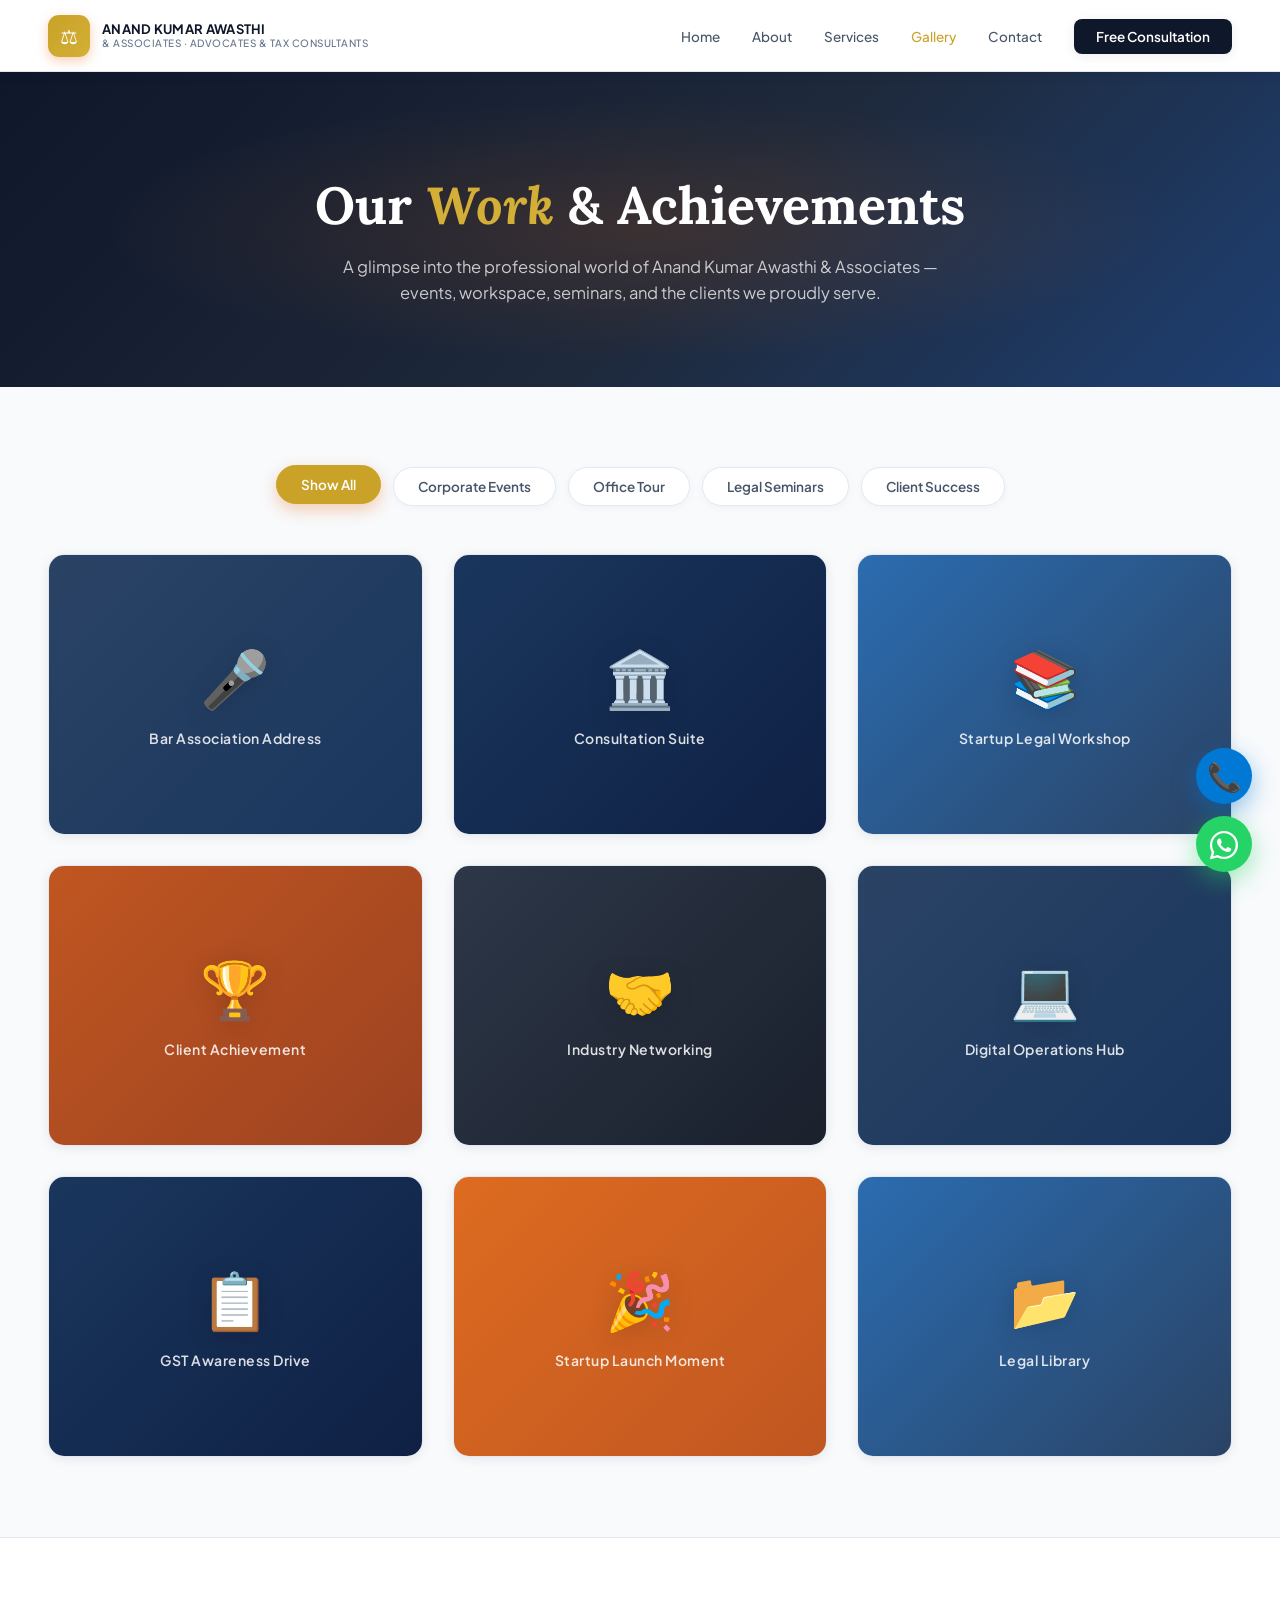
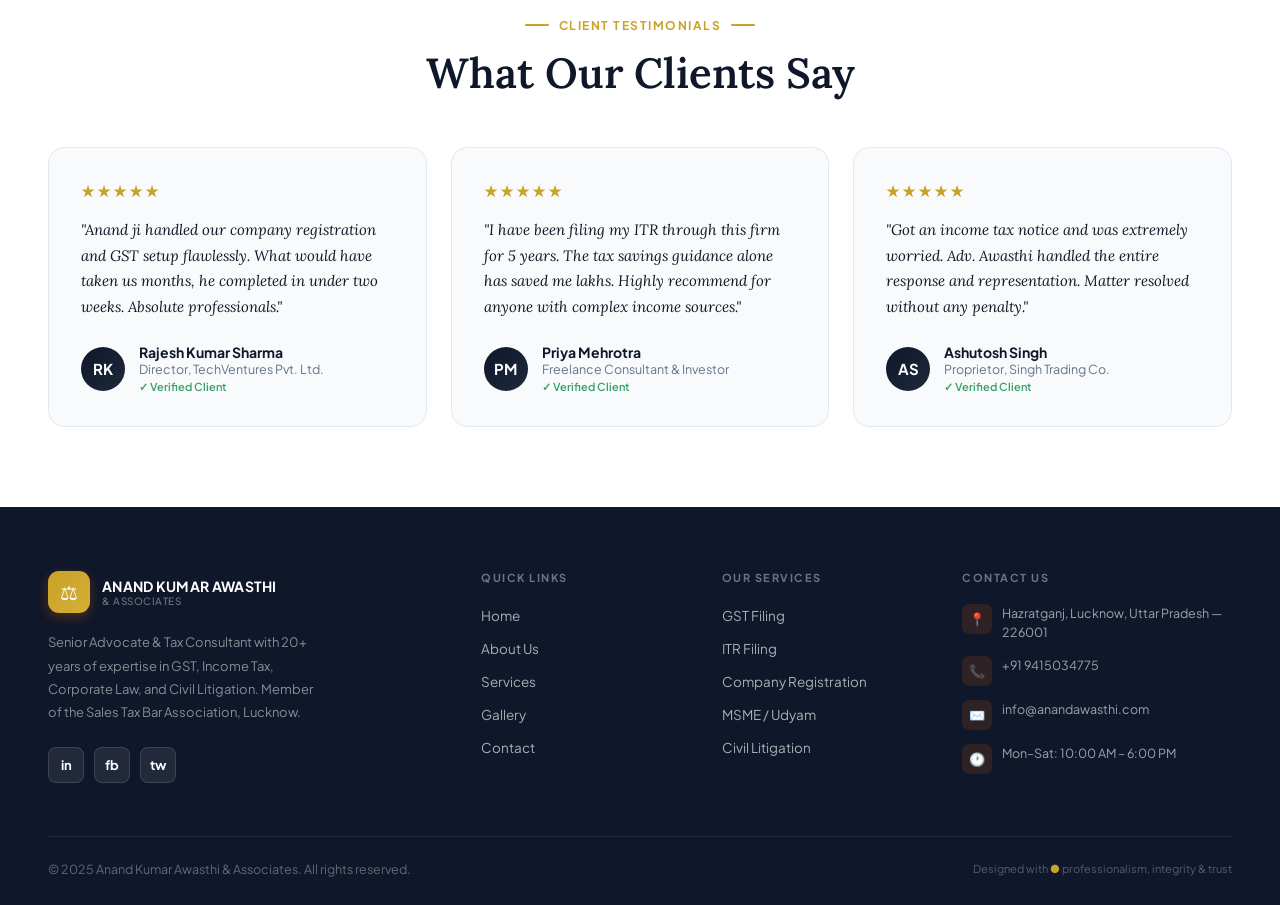
<file: gallery.html>
<!DOCTYPE html>
<html lang="en">
<head>
<meta charset="UTF-8">
<meta name="viewport" content="width=device-width, initial-scale=1.0">
<title>Gallery | Anand Kumar Awasthi & Associates</title>
<link href="https://fonts.googleapis.com/css2?family=Plus+Jakarta+Sans:wght@300;400;500;600;700;800&family=Lora:ital,wght@0,400;0,600;0,700;1,400;1,600&display=swap" rel="stylesheet">
<link rel="stylesheet" href="https://cdn.jsdelivr.net/npm/bootstrap-icons@1.13.1/font/bootstrap-icons.min.css">
<style>
  :root {
    --navy: #0F172A;
    --navy-light: #1E293B;
    --navy-mid: #334155;
    --orange: #C9A227;
    --orange-light: #D4AF37;
    --orange-pale: #FEF9E7;
    --orange-mid: #F5E095;
    --white: #FFFFFF;
    --off-white: #F8FAFC;
    --cream: #F8FAFC;
    --text-dark: #111827;
    --text-mid: #475569;
    --text-light: #64748B;
    --border: #E2E8F0;
    --shadow-sm: 0 2px 12px rgba(15,23,42,0.08);
    --shadow-md: 0 8px 32px rgba(15,23,42,0.12);
    --shadow-lg: 0 20px 60px rgba(15,23,42,0.18);
    --radius: 16px;
    --radius-sm: 10px;
  }
  *, *::before, *::after { box-sizing: border-box; margin: 0; padding: 0; }
  html { scroll-behavior: smooth; }
  body { font-family: 'Plus Jakarta Sans', sans-serif; background: var(--cream); color: var(--text-dark); overflow-x: hidden; }

  /* NAV */
  nav {
    position: sticky; top: 0; z-index: 200;
    background: rgba(255,255,255,0.96); backdrop-filter: blur(20px);
    border-bottom: 1px solid var(--border);
    padding: 0 48px; display: flex; align-items: center;
    justify-content: space-between; height: 72px;
    box-shadow: var(--shadow-sm);
    animation: slideDown 0.6s ease;
  }
  @keyframes slideDown { from { transform: translateY(-100%); opacity: 0; } to { transform: translateY(0); opacity: 1; } }
  .nav-logo { display: flex; align-items: center; gap: 12px; text-decoration: none; }
  .nav-logo-icon {
    width: 42px; height: 42px;
    background: linear-gradient(135deg, var(--orange), var(--orange-light));
    border-radius: 11px; display: flex; align-items: center;
    justify-content: center; font-size: 20px; color: white;
    box-shadow: 0 4px 12px rgba(232,101,10,0.3);
  }
  .nav-logo-text { display: flex; flex-direction: column; line-height: 1.2; }
  .nav-logo-text strong { font-size: 13px; font-weight: 700; color: var(--navy); letter-spacing: 0.3px; }
  .nav-logo-text span { font-size: 10px; color: var(--text-light); letter-spacing: 0.5px; text-transform: uppercase; font-weight: 500; }
  .nav-links { display: flex; align-items: center; gap: 32px; list-style: none; }
  .nav-links a { text-decoration: none; font-size: 13.5px; font-weight: 500; color: var(--text-mid); transition: color 0.2s; }
  .nav-links a:hover, .nav-links a.active { color: var(--orange); }
  .nav-cta {
    background: var(--navy); color: white !important;
    padding: 9px 22px; border-radius: 8px; font-weight: 600 !important;
    transition: all 0.2s !important; box-shadow: var(--shadow-sm);
  }
  .nav-cta:hover { background: var(--navy-light) !important; transform: translateY(-1px); }

  /* GALLERY HERO */
  .gallery-hero {
    background: linear-gradient(135deg, var(--navy) 0%, var(--navy-light) 55%, #1e3f72 100%);
    padding: 100px 48px 80px; text-align: center; color: white;
    position: relative; overflow: hidden;
  }
  .gallery-hero::before {
    content: ''; position: absolute; inset: 0;
    background: radial-gradient(ellipse 60% 60% at 50% 50%, rgba(232,101,10,0.15) 0%, transparent 70%);
  }
  .gallery-hero h1 { font-family: 'Lora', serif; font-size: clamp(36px, 4.5vw, 52px); font-weight: 700; margin-bottom: 16px; animation: fadeUp 0.6s ease both; position: relative; z-index: 2; }
  .gallery-hero h1 em { color: var(--orange-light); font-style: italic; }
  .gallery-hero p { font-size: 16.5px; color: rgba(255,255,255,0.75); max-width: 600px; margin: 0 auto; line-height: 1.6; animation: fadeUp 0.6s 0.15s ease both; position: relative; z-index: 2; }

  @keyframes fadeUp { from { opacity: 0; transform: translateY(28px); } to { opacity: 1; transform: translateY(0); } }

  /* GALLERY SECTION */
  .gallery-section { padding: 80px 48px; background: var(--cream); min-height: 700px; }
  .gallery-inner { max-width: 1240px; margin: 0 auto; }
  
  /* FILTER BAR */
  .filter-bar {
    display: flex; justify-content: center; gap: 12px; flex-wrap: wrap;
    margin-bottom: 48px; animation: fadeUp 0.6s 0.2s ease both;
  }
  .filter-btn {
    padding: 10px 24px; background: white; border: 1px solid var(--border);
    border-radius: 100px; font-family: 'Plus Jakarta Sans', sans-serif;
    font-size: 13.5px; font-weight: 600; color: var(--text-mid);
    cursor: pointer; transition: all 0.3s;
    box-shadow: 0 2px 8px rgba(15,32,68,0.04);
  }
  .filter-btn:hover { border-color: var(--orange-light); color: var(--orange); transform: translateY(-2px); }
  .filter-btn.active {
    background: var(--orange); border-color: var(--orange);
    color: white; box-shadow: 0 6px 16px rgba(232,101,10,0.3); transform: translateY(-2px);
  }

  /* GALLERY GRID */
  .gallery-grid {
    display: grid; grid-template-columns: repeat(auto-fill, minmax(320px, 1fr));
    gap: 30px; animation: fadeUp 0.6s 0.3s ease both;
  }
  .gallery-item {
    position: relative; border-radius: 16px; overflow: hidden;
    cursor: pointer; aspect-ratio: 4/3;
    box-shadow: var(--shadow-sm); transition: transform 0.4s, box-shadow 0.4s, opacity 0.4s;
    background: white; border: 1px solid var(--border);
  }
  .gallery-item.hide { display: none; }
  .gallery-item:hover { transform: translateY(-8px); box-shadow: var(--shadow-lg); }
  
  .gallery-thumb {
    width: 100%; height: 100%; display: flex; flex-direction: column;
    align-items: center; justify-content: center; gap: 16px;
    transition: transform 0.6s ease;
  }
  .gallery-item:hover .gallery-thumb { transform: scale(1.08); }
  .thumb-icon { font-size: 56px; filter: drop-shadow(0 4px 12px rgba(0,0,0,0.15)); }
  .thumb-label { font-size: 14px; font-weight: 600; color: rgba(255,255,255,0.85); letter-spacing: 0.5px; }
  
  .gallery-overlay {
    position: absolute; inset: 0; 
    background: linear-gradient(to top, rgba(15,32,68,0.95) 0%, rgba(15,32,68,0.4) 60%, transparent 100%);
    display: flex; flex-direction: column; justify-content: flex-end;
    padding: 32px 24px; opacity: 0; transition: opacity 0.4s ease;
  }
  .gallery-item:hover .gallery-overlay { opacity: 1; }
  
  .overlay-cat {
    display: inline-block; padding: 5px 14px; background: var(--orange);
    border-radius: 100px; font-size: 10px; font-weight: 700; color: white;
    text-transform: uppercase; letter-spacing: 1.5px; margin-bottom: 12px;
    align-self: flex-start; transform: translateY(15px); transition: transform 0.4s ease;
  }
  .gallery-item:hover .overlay-cat { transform: translateY(0); }
  
  .overlay-title {
    font-family: 'Lora', serif; font-size: 20px; font-weight: 600; color: white;
    line-height: 1.4; transform: translateY(15px); transition: transform 0.4s ease 0.05s;
  }
  .gallery-item:hover .overlay-title { transform: translateY(0); }

  /* Gradients for placeholders */
  .bg-grad-1 { background: linear-gradient(135deg, #2A4365, #1A365D); }
  .bg-grad-2 { background: linear-gradient(135deg, #1A365D, #0F2044); }
  .bg-grad-3 { background: linear-gradient(135deg, #2B6CB0, #2A4365); }
  .bg-grad-4 { background: linear-gradient(135deg, #2D3748, #1A202C); }
  .bg-grad-5 { background: linear-gradient(135deg, #C05621, #9C4221); }
  .bg-grad-6 { background: linear-gradient(135deg, #DD6B20, #C05621); }

  /* REVIEWS SECTION */
  .reviews-section { background: white; padding: 80px 48px; border-top: 1px solid var(--border); }
  .reviews-inner { max-width: 1240px; margin: 0 auto; }
  .section-label { display: flex; align-items: center; gap: 10px; font-size: 12px; font-weight: 700; letter-spacing: 1.5px; text-transform: uppercase; color: var(--orange); margin-bottom: 14px; justify-content: center; }
  .section-label::before, .section-label::after { content: ''; display: block; width: 24px; height: 2px; background: var(--orange); border-radius: 2px; }
  .section-title { font-family: 'Lora', serif; font-size: clamp(28px, 3.5vw, 42px); color: var(--navy); font-weight: 600; line-height: 1.25; margin-bottom: 48px; text-align: center; }
  
  .reviews-grid { display: grid; grid-template-columns: repeat(3, 1fr); gap: 24px; }
  .review-card {
    background: var(--off-white); border: 1px solid var(--border);
    border-radius: var(--radius); padding: 32px;
    transition: all 0.3s; position: relative;
  }
  .review-card:hover { box-shadow: var(--shadow-md); transform: translateY(-4px); border-color: rgba(232,101,10,0.2); }
  .stars { color: var(--orange); font-size: 16px; margin-bottom: 16px; letter-spacing: 2px; }
  .review-card blockquote { font-family: 'Lora', serif; font-style: italic; font-size: 15px; color: var(--text-dark); line-height: 1.7; margin-bottom: 24px; }
  .reviewer { display: flex; align-items: center; gap: 14px; }
  .reviewer-avatar {
    width: 44px; height: 44px; border-radius: 50%;
    background: linear-gradient(135deg, var(--navy), var(--navy-light));
    display: flex; align-items: center; justify-content: center;
    font-size: 15px; font-weight: 700; color: white;
  }
  .reviewer-name { font-size: 14px; font-weight: 700; color: var(--navy); }
  .reviewer-role { font-size: 12.5px; color: var(--text-light); }
  .verified { font-size: 11px; font-weight: 600; color: #38A169; margin-top: 3px; display: flex; align-items: center; gap: 4px; }

  /* FOOTER */
  footer { background: var(--navy); color: white; padding: 64px 48px 28px; }
  .footer-grid { display: grid; grid-template-columns: 2fr 1fr 1fr 1.4fr; gap: 48px; max-width: 1240px; margin: 0 auto 48px; }
  .footer-brand p { font-size: 13px; color: rgba(255,255,255,0.5); line-height: 1.8; margin: 18px 0 22px; max-width: 280px; }
  .footer-socials { display: flex; gap: 10px; }
  .social-btn {
    width: 36px; height: 36px; border-radius: 8px;
    background: rgba(255,255,255,0.08); border: 1px solid rgba(255,255,255,0.12);
    display: flex; align-items: center; justify-content: center;
    font-size: 13px; cursor: pointer; transition: all 0.2s; color: white; text-decoration: none; font-weight: 700;
  }
  .social-btn:hover { background: var(--orange); border-color: var(--orange); }
  .footer-col h4 { font-size: 11px; font-weight: 700; text-transform: uppercase; letter-spacing: 1.5px; color: rgba(255,255,255,0.4); margin-bottom: 20px; }
  .footer-col ul { list-style: none; display: flex; flex-direction: column; gap: 12px; }
  .footer-col ul li a { font-size: 13.5px; color: rgba(255,255,255,0.65); text-decoration: none; transition: color 0.2s; }
  .footer-col ul li a:hover { color: var(--orange-light); }
  .fci { display: flex; align-items: flex-start; gap: 10px; margin-bottom: 14px; }
  .fci-icon { width: 30px; height: 30px; background: rgba(232,101,10,0.15); border-radius: 7px; display: flex; align-items: center; justify-content: center; font-size: 13px; flex-shrink: 0; }
  .fci-text { font-size: 12.5px; color: rgba(255,255,255,0.6); line-height: 1.5; }
  .footer-bottom { border-top: 1px solid rgba(255,255,255,0.08); padding-top: 24px; max-width: 1240px; margin: 0 auto; display: flex; align-items: center; justify-content: space-between; }
  .footer-bottom p { font-size: 12.5px; color: rgba(255,255,255,0.35); }
  .footer-badge { font-size: 11px; color: rgba(255,255,255,0.3); }
  .footer-badge span { color: var(--orange); }

  /* Contact FABs */
  .contact-fab-group {
    position: fixed;
    bottom: 28px;
    right: 28px;
    display: flex;
    flex-direction: column;
    gap: 12px;
    z-index: 999;
  }

  .wa-fab,
  .call-fab {
    width: 56px;
    height: 56px;
    border-radius: 50%;
    display: flex;
    align-items: center;
    justify-content: center;
    font-size: 28px;
    text-decoration: none;
    box-shadow: 0 8px 24px rgba(0, 0, 0, 0.25);
    transition: all 0.3s ease;
    border: none;
    cursor: pointer;
  }

  .wa-fab {
    background: #25D366;
    color: white;
    box-shadow: 0 8px 24px rgba(37, 211, 102, 0.45);
    animation: waPulse 2.5s infinite;
  }

  .wa-fab:hover {
    transform: scale(1.15) translateY(-8px);
    box-shadow: 0 12px 32px rgba(37, 211, 102, 0.6);
  }

  .call-fab {
    background: #0078D4;
    color: white;
    box-shadow: 0 8px 24px rgba(0, 120, 212, 0.45);
    animation: callPulse 2.5s infinite 0.3s;
  }

  .call-fab:hover {
    transform: scale(1.15) translateY(-8px);
    box-shadow: 0 12px 32px rgba(0, 120, 212, 0.6);
  }

  @keyframes waPulse { 0%,100% { box-shadow: 0 8px 24px rgba(37,211,102,0.45); } 50% { box-shadow: 0 8px 36px rgba(37,211,102,0.7); } }
  @keyframes callPulse { 0%, 100% { box-shadow: 0 8px 24px rgba(201, 162, 39, 0.45); } 50% { box-shadow: 0 8px 36px rgba(201, 162, 39, 0.7); } }

  ::-webkit-scrollbar { width: 6px; }
  ::-webkit-scrollbar-track { background: transparent; }
  ::-webkit-scrollbar-thumb { background: rgba(232,101,10,0.3); border-radius: 3px; }

  @media (max-width: 992px) {
    .reviews-grid { grid-template-columns: 1fr; }
    .footer-grid { grid-template-columns: 1fr 1fr; }
  }
  @media (max-width: 768px) {
    .gallery-grid { grid-template-columns: 1fr; }
    nav { padding: 0 24px; }
    .nav-links { display: none; }
    .footer-grid { grid-template-columns: 1fr; }
  }
</style>
<link rel="stylesheet" href="style.css">
</head>
<body>

<!-- NAV -->
<nav>
  <a href="index.html" class="nav-logo">
    <div class="nav-logo-icon">&#9878;</div>
    <div class="nav-logo-text">
      <strong>ANAND KUMAR AWASTHI</strong>
      <span>& Associates · Advocates & Tax Consultants</span>
    </div>
  </a>
  <input class="nav-check" type="checkbox" id="nav-toggle" aria-label="Open navigation menu">
  <label class="nav-toggle" for="nav-toggle">
    <span></span>
    <span></span>
    <span></span>
  </label>
  <ul class="nav-links">
    <li><a href="index.html">Home</a></li>
    <li><a href="about.html">About</a></li>
    <li><a href="services.html">Services</a></li>
    <li><a href="gallery.html" class="active">Gallery</a></li>
    <li><a href="contact.html">Contact</a></li>
    <li><a href="contact.html" class="nav-cta">Free Consultation</a></li>
  </ul>
</nav>

<!-- GALLERY HERO -->
<section class="gallery-hero">
  <h1>Our <em>Work</em> & Achievements</h1>
  <p>A glimpse into the professional world of Anand Kumar Awasthi & Associates — events, workspace, seminars, and the clients we proudly serve.</p>
</section>

<!-- GALLERY SECTION -->
<section class="gallery-section">
  <div class="gallery-inner">
    
    <!-- FILTER BAR -->
    <div class="filter-bar">
      <button class="filter-btn active" data-filter="all">Show All</button>
      <button class="filter-btn" data-filter="events">Corporate Events</button>
      <button class="filter-btn" data-filter="office">Office Tour</button>
      <button class="filter-btn" data-filter="seminars">Legal Seminars</button>
      <button class="filter-btn" data-filter="success">Client Success</button>
    </div>

    <!-- GALLERY GRID -->
    <div class="gallery-grid" id="galleryGrid">
      
      <div class="gallery-item" data-cat="events">
        <div class="gallery-thumb bg-grad-1">
          <div class="thumb-icon">🎤</div>
          <div class="thumb-label">Bar Association Address</div>
        </div>
        <div class="gallery-overlay">
          <span class="overlay-cat">Corporate Events</span>
          <h4 class="overlay-title">Adv. Awasthi addressing the Sales Tax Bar Association Annual Meet</h4>
        </div>
      </div>

      <div class="gallery-item" data-cat="office">
        <div class="gallery-thumb bg-grad-2">
          <div class="thumb-icon">🏛️</div>
          <div class="thumb-label">Consultation Suite</div>
        </div>
        <div class="gallery-overlay">
          <span class="overlay-cat">Office Tour</span>
          <h4 class="overlay-title">Premium modern consultation room — glass and wood executive aesthetic</h4>
        </div>
      </div>

      <div class="gallery-item" data-cat="seminars">
        <div class="gallery-thumb bg-grad-3">
          <div class="thumb-icon">📚</div>
          <div class="thumb-label">Startup Legal Workshop</div>
        </div>
        <div class="gallery-overlay">
          <span class="overlay-cat">Legal Seminars</span>
          <h4 class="overlay-title">Corporate workshop guiding young founders through startup legal requirements</h4>
        </div>
      </div>

      <div class="gallery-item" data-cat="success">
        <div class="gallery-thumb bg-grad-5">
          <div class="thumb-icon">🏆</div>
          <div class="thumb-label">Client Achievement</div>
        </div>
        <div class="gallery-overlay">
          <span class="overlay-cat">Client Success</span>
          <h4 class="overlay-title">Celebrating a major corporate client achieving full regulatory compliance</h4>
        </div>
      </div>

      <div class="gallery-item" data-cat="events">
        <div class="gallery-thumb bg-grad-4">
          <div class="thumb-icon">🤝</div>
          <div class="thumb-label">Industry Networking</div>
        </div>
        <div class="gallery-overlay">
          <span class="overlay-cat">Corporate Events</span>
          <h4 class="overlay-title">Industry networking event with senior legal and financial professionals</h4>
        </div>
      </div>

      <div class="gallery-item" data-cat="office">
        <div class="gallery-thumb bg-grad-1">
          <div class="thumb-icon">💻</div>
          <div class="thumb-label">Digital Operations Hub</div>
        </div>
        <div class="gallery-overlay">
          <span class="overlay-cat">Office Tour</span>
          <h4 class="overlay-title">Backend tax processing team executing precision GST and ITR filings</h4>
        </div>
      </div>

      <div class="gallery-item" data-cat="seminars">
        <div class="gallery-thumb bg-grad-2">
          <div class="thumb-icon">📋</div>
          <div class="thumb-label">GST Awareness Drive</div>
        </div>
        <div class="gallery-overlay">
          <span class="overlay-cat">Legal Seminars</span>
          <h4 class="overlay-title">GST compliance awareness seminar for small and medium enterprises</h4>
        </div>
      </div>

      <div class="gallery-item" data-cat="success">
        <div class="gallery-thumb bg-grad-6">
          <div class="thumb-icon">🎉</div>
          <div class="thumb-label">Startup Launch Moment</div>
        </div>
        <div class="gallery-overlay">
          <span class="overlay-cat">Client Success</span>
          <h4 class="overlay-title">Successful company incorporation ceremony — client's first private limited company</h4>
        </div>
      </div>

      <div class="gallery-item" data-cat="office">
        <div class="gallery-thumb bg-grad-3">
          <div class="thumb-icon">📂</div>
          <div class="thumb-label">Legal Library</div>
        </div>
        <div class="gallery-overlay">
          <span class="overlay-cat">Office Tour</span>
          <h4 class="overlay-title">Extensive legal and tax reference library maintained for research and precedent</h4>
        </div>
      </div>

    </div>
  </div>
</section>

<!-- REVIEWS SECTION -->
<section class="reviews-section">
  <div class="reviews-inner">
    <div class="section-label">Client Testimonials</div>
    <h2 class="section-title">What Our Clients Say</h2>
    <div class="reviews-grid">
      <div class="review-card">
        <div class="stars">★★★★★</div>
        <blockquote>"Anand ji handled our company registration and GST setup flawlessly. What would have taken us months, he completed in under two weeks. Absolute professionals."</blockquote>
        <div class="reviewer">
          <div class="reviewer-avatar">RK</div>
          <div>
            <div class="reviewer-name">Rajesh Kumar Sharma</div>
            <div class="reviewer-role">Director, TechVentures Pvt. Ltd.</div>
            <div class="verified">✓ Verified Client</div>
          </div>
        </div>
      </div>
      <div class="review-card">
        <div class="stars">★★★★★</div>
        <blockquote>"I have been filing my ITR through this firm for 5 years. The tax savings guidance alone has saved me lakhs. Highly recommend for anyone with complex income sources."</blockquote>
        <div class="reviewer">
          <div class="reviewer-avatar">PM</div>
          <div>
            <div class="reviewer-name">Priya Mehrotra</div>
            <div class="reviewer-role">Freelance Consultant & Investor</div>
            <div class="verified">✓ Verified Client</div>
          </div>
        </div>
      </div>
      <div class="review-card">
        <div class="stars">★★★★★</div>
        <blockquote>"Got an income tax notice and was extremely worried. Adv. Awasthi handled the entire response and representation. Matter resolved without any penalty."</blockquote>
        <div class="reviewer">
          <div class="reviewer-avatar">AS</div>
          <div>
            <div class="reviewer-name">Ashutosh Singh</div>
            <div class="reviewer-role">Proprietor, Singh Trading Co.</div>
            <div class="verified">✓ Verified Client</div>
          </div>
        </div>
      </div>
    </div>
  </div>
</section>

<!-- FOOTER -->
<footer>
  <div class="footer-grid">
    <div class="footer-brand">
      <a href="index.html" class="nav-logo" style="display:flex;align-items:center;gap:12px;text-decoration:none;">
        <div class="nav-logo-icon">⚖</div>
        <div class="nav-logo-text">
          <strong style="color:white;font-size:14px;">ANAND KUMAR AWASTHI</strong>
          <span style="color:rgba(255,255,255,0.4);">& Associates</span>
        </div>
      </a>
      <p>Senior Advocate & Tax Consultant with 20+ years of expertise in GST, Income Tax, Corporate Law, and Civil Litigation. Member of the Sales Tax Bar Association, Lucknow.</p>
      <div class="footer-socials">
        <a class="social-btn" href="#">in</a>
        <a class="social-btn" href="#">fb</a>
        <a class="social-btn" href="#">tw</a>
      </div>
    </div>
    <div class="footer-col">
      <h4>Quick Links</h4>
      <ul>
        <li><a href="index.html">Home</a></li>
        <li><a href="about.html">About Us</a></li>
        <li><a href="services.html">Services</a></li>
        <li><a href="gallery.html">Gallery</a></li>
        <li><a href="contact.html">Contact</a></li>
      </ul>
    </div>
    <div class="footer-col">
      <h4>Our Services</h4>
      <ul>
        <li><a href="services.html">GST Filing</a></li>
        <li><a href="services.html">ITR Filing</a></li>
        <li><a href="services.html">Company Registration</a></li>
        <li><a href="services.html">MSME / Udyam</a></li>
        <li><a href="services.html">Civil Litigation</a></li>
      </ul>
    </div>
    <div class="footer-col">
      <h4>Contact Us</h4>
      <div class="fci"><div class="fci-icon">📍</div><div class="fci-text">Hazratganj, Lucknow, Uttar Pradesh — 226001</div></div>
      <div class="fci"><div class="fci-icon">📞</div><div class="fci-text">+91 9415034775</div></div>
      <div class="fci"><div class="fci-icon">✉️</div><div class="fci-text">info@anandawasthi.com</div></div>
      <div class="fci"><div class="fci-icon">🕐</div><div class="fci-text">Mon–Sat: 10:00 AM – 6:00 PM</div></div>
    </div>
  </div>
  <div class="footer-bottom">
    <p>© 2025 Anand Kumar Awasthi & Associates. All rights reserved.</p>
    <div class="footer-badge">Designed with <span>●</span> professionalism, integrity & trust</div>
  </div>
</footer>

<div class="contact-fab-group">
  <a href="tel:+919415034775" class="call-fab" title="Call Us">📞</a>
  <a href="https://wa.me/919415034775?utm_source=chatgpt.com" class="wa-fab" title="WhatsApp Us"><i class="bi bi-whatsapp"></i></a>
</div>

<script>
  // Simple filter logic for Gallery Grid
  document.addEventListener("DOMContentLoaded", () => {
    const filterBtns = document.querySelectorAll('.filter-btn');
    const galleryItems = document.querySelectorAll('.gallery-item');

    filterBtns.forEach(btn => {
      btn.addEventListener('click', () => {
        // Remove active class from all
        filterBtns.forEach(b => b.classList.remove('active'));
        // Add active class to clicked
        btn.classList.add('active');

        const filterValue = btn.getAttribute('data-filter');

        galleryItems.forEach(item => {
          if (filterValue === 'all' || item.getAttribute('data-cat') === filterValue) {
            item.style.display = 'block';
            setTimeout(() => item.style.opacity = '1', 10);
          } else {
            item.style.opacity = '0';
            setTimeout(() => item.style.display = 'none', 300);
          }
        });
      });
    });
  });
</script>

</body>
</html>
</file>
<file: style.css>
/* Shared responsive fixes for the advocate pages */
body {
  padding-top: 0 !important;
}

img,
iframe {
  max-width: 100%;
}

nav {
  position: sticky !important;
  top: 0;
  z-index: 1000 !important;
  width: 100%;
}

.nav-check {
  position: absolute;
  width: 1px;
  height: 1px;
  opacity: 0;
  pointer-events: none;
}

.nav-toggle {
  display: none;
  width: 42px;
  height: 42px;
  border: 1px solid var(--border);
  border-radius: 10px;
  align-items: center;
  justify-content: center;
  flex-direction: column;
  gap: 5px;
  cursor: pointer;
  background: var(--white);
  box-shadow: var(--shadow-sm);
}

.nav-toggle span {
  width: 18px;
  height: 2px;
  border-radius: 999px;
  background: var(--navy);
  transition: transform 0.2s ease, opacity 0.2s ease;
}

.nav-check:focus-visible + .nav-toggle {
  outline: 3px solid rgba(201, 162, 39, 0.35);
  outline-offset: 3px;
}

.nav-check:checked + .nav-toggle span:nth-child(1) {
  transform: translateY(7px) rotate(45deg);
}

.nav-check:checked + .nav-toggle span:nth-child(2) {
  opacity: 0;
}

.nav-check:checked + .nav-toggle span:nth-child(3) {
  transform: translateY(-7px) rotate(-45deg);
}

@media (max-width: 1180px) {
  nav {
    padding: 0 28px !important;
  }

  .nav-links {
    gap: 20px !important;
  }

  .hero-inner,
  .spotlight-inner,
  .contact-inner,
  .tab-grid {
    grid-template-columns: 1fr !important;
  }

  .hero-inner {
    gap: 42px !important;
  }

  .stats-inner,
  .services-preview-grid,
  .process-steps,
  .testimonials-grid,
  .mvv-grid,
  .values-grid,
  .reviews-grid {
    grid-template-columns: repeat(2, minmax(0, 1fr)) !important;
  }

  .why-grid {
    grid-template-columns: repeat(2, minmax(0, 1fr)) !important;
  }

  .footer-grid {
    grid-template-columns: repeat(2, minmax(0, 1fr)) !important;
  }

  .cta-inner,
  .cta-banner {
    align-items: flex-start !important;
    flex-direction: column !important;
  }
}

@media (max-width: 768px) {
  nav {
    min-height: 68px !important;
    height: 68px !important;
    padding: 0 18px !important;
  }

  .nav-logo {
    min-width: 0;
  }

  .nav-logo-icon {
    width: 38px !important;
    height: 38px !important;
    border-radius: 10px !important;
    flex: 0 0 auto;
    font-size: 18px !important;
  }

  .nav-logo-text {
    min-width: 0;
  }

  .nav-logo-text strong {
    display: block;
    max-width: 190px;
    overflow: hidden;
    text-overflow: ellipsis;
    white-space: nowrap;
  }

  .nav-logo-text span {
    display: none;
  }

  .nav-toggle {
    display: flex;
    flex: 0 0 auto;
  }

  .nav-links {
    position: absolute;
    top: calc(100% + 10px);
    left: 14px;
    right: 14px;
    display: none !important;
    flex-direction: column;
    align-items: stretch !important;
    gap: 4px !important;
    padding: 10px;
    background: rgba(255, 255, 255, 0.98);
    border: 1px solid var(--border);
    border-radius: 14px;
    box-shadow: var(--shadow-lg);
    max-height: calc(100vh - 92px);
    overflow-y: auto;
  }

  .nav-check:checked ~ .nav-links {
    display: flex !important;
  }

  .nav-links li,
  .nav-links a {
    width: 100%;
  }

  .nav-links a {
    display: flex;
    align-items: center;
    padding: 12px 14px;
    border-radius: 10px;
  }

  .nav-links a:hover,
  .nav-links a.active {
    background: var(--orange-pale);
  }

  .nav-cta {
    justify-content: center;
    margin-top: 4px;
  }

  .hero,
  section,
  .page-hero,
  .spotlight,
  .mvv-section,
  .timeline-section,
  .team-section,
  .contact-hero,
  .contact-section,
  .gallery-hero,
  .gallery-section,
  .reviews-section,
  .cta-section,
  main,
  footer {
    padding-left: 20px !important;
    padding-right: 20px !important;
  }

  .hero {
    min-height: auto !important;
    padding-top: 72px !important;
    padding-bottom: 64px !important;
  }

  .hero-left,
  .page-hero,
  .contact-hero,
  .gallery-hero {
    text-align: center;
  }

  .hero-btns,
  .cta-btns,
  .cta-actions {
    width: 100%;
    flex-direction: column;
  }

  .hero-btns a,
  .cta-btns a,
  .cta-actions button,
  .btn-primary,
  .btn-outline,
  .cta-primary,
  .cta-secondary {
    width: 100%;
    justify-content: center;
    text-align: center;
  }

  .hero-card {
    align-items: flex-start !important;
    padding: 18px !important;
  }

  .hc-badge {
    margin-left: 0 !important;
  }

  .stats-section {
    padding-left: 0 !important;
    padding-right: 0 !important;
  }

  .stats-inner,
  .services-preview-grid,
  .process-steps,
  .testimonials-grid,
  .why-grid,
  .mvv-grid,
  .values-grid,
  .reviews-grid,
  .services-grid,
  .form-grid,
  .form-row,
  .info-meta,
  .time-slots,
  .mode-toggle,
  .tab-grid,
  .footer-grid {
    grid-template-columns: 1fr !important;
  }

  .stat-item {
    border-right: none !important;
    border-bottom: 1px solid var(--border);
    padding: 26px 20px !important;
  }

  .stat-item:last-child {
    border-bottom: none;
  }

  .process-steps::before {
    display: none;
  }

  .process-step {
    padding: 0 !important;
  }

  .spotlight-inner {
    gap: 36px !important;
  }

  .portrait-frame {
    max-width: 340px;
    margin: 0 auto;
  }

  .credential-stats {
    grid-template-columns: 1fr !important;
  }

  .timeline::before {
    left: 22px !important;
    transform: none !important;
  }

  .timeline-item {
    grid-template-columns: 44px 1fr !important;
    gap: 14px !important;
    margin-bottom: 28px !important;
  }

  .timeline-item .tl-empty {
    display: none;
  }

  .timeline-item:nth-child(odd) .tl-content,
  .timeline-item:nth-child(even) .tl-content {
    grid-column: 2 !important;
    padding: 18px !important;
    text-align: left !important;
  }

  .tl-dot {
    grid-column: 1 !important;
  }

  .tabs-header {
    overflow-x: auto;
  }

  .tab-btn {
    min-width: 160px;
    padding: 14px 16px !important;
  }

  .tab-content,
  .contact-form-wrap,
  .modal-body,
  .booking-body {
    padding: 24px 20px !important;
  }

  .info-card,
  .review-card,
  .testimonial-card,
  .service-card,
  .mvv-card,
  .why-card {
    padding: 24px 20px !important;
  }

  .card-actions {
    flex-direction: column;
  }

  .footer-bottom {
    align-items: flex-start !important;
    flex-direction: column;
    gap: 12px;
  }

  .wa-fab,
  .whatsapp-fab {
    width: 50px !important;
    height: 50px !important;
    right: 18px !important;
    bottom: 18px !important;
    font-size: 24px !important;
  }
}

@media (max-width: 480px) {
  nav {
    padding: 0 14px !important;
  }

  .nav-logo-text strong {
    max-width: 150px;
    font-size: 11px !important;
  }

  .hero-badge,
  .section-label {
    justify-content: center;
    text-align: center;
  }

  .page-hero,
  .contact-hero,
  .gallery-hero {
    padding-top: 56px !important;
    padding-bottom: 52px !important;
  }

  .hero-card {
    flex-direction: column;
  }

  .filter-bar {
    justify-content: flex-start !important;
  }

  .filter-btn {
    flex: 1 1 auto;
  }
}
</file>
